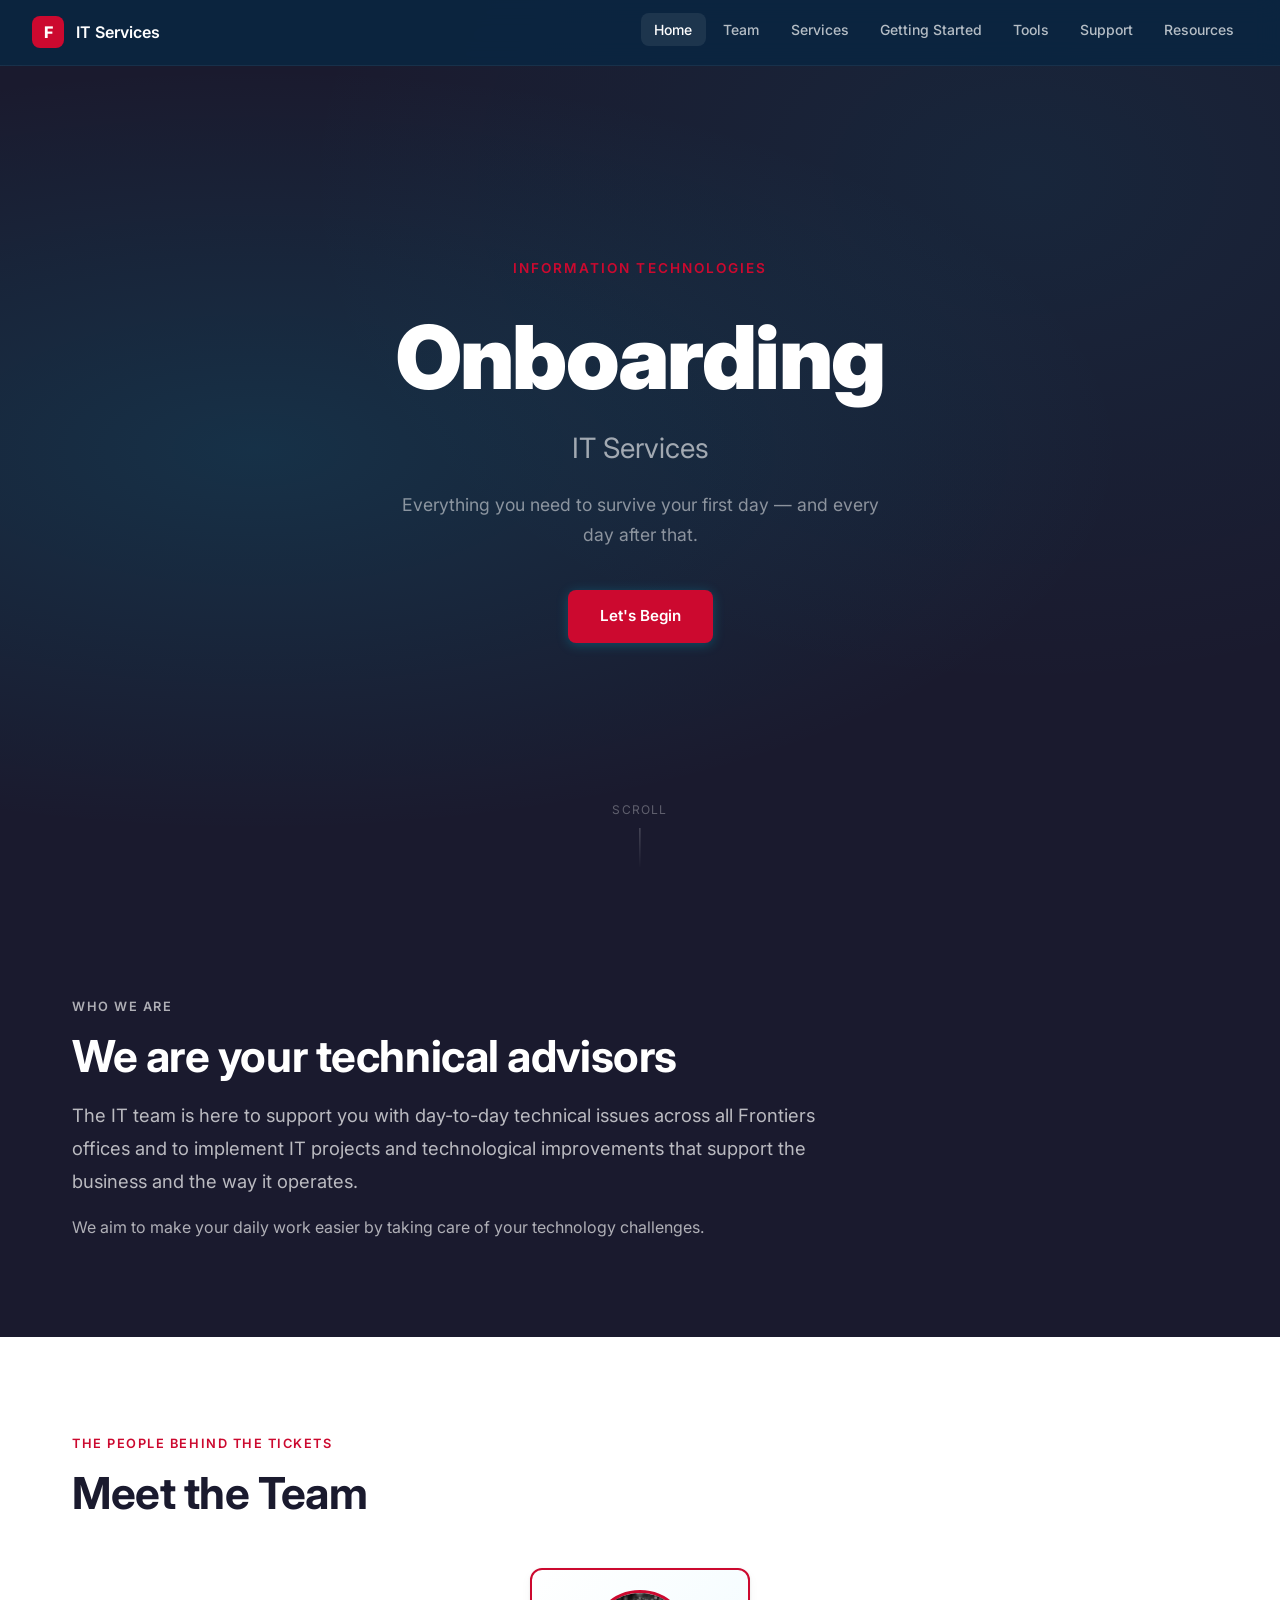
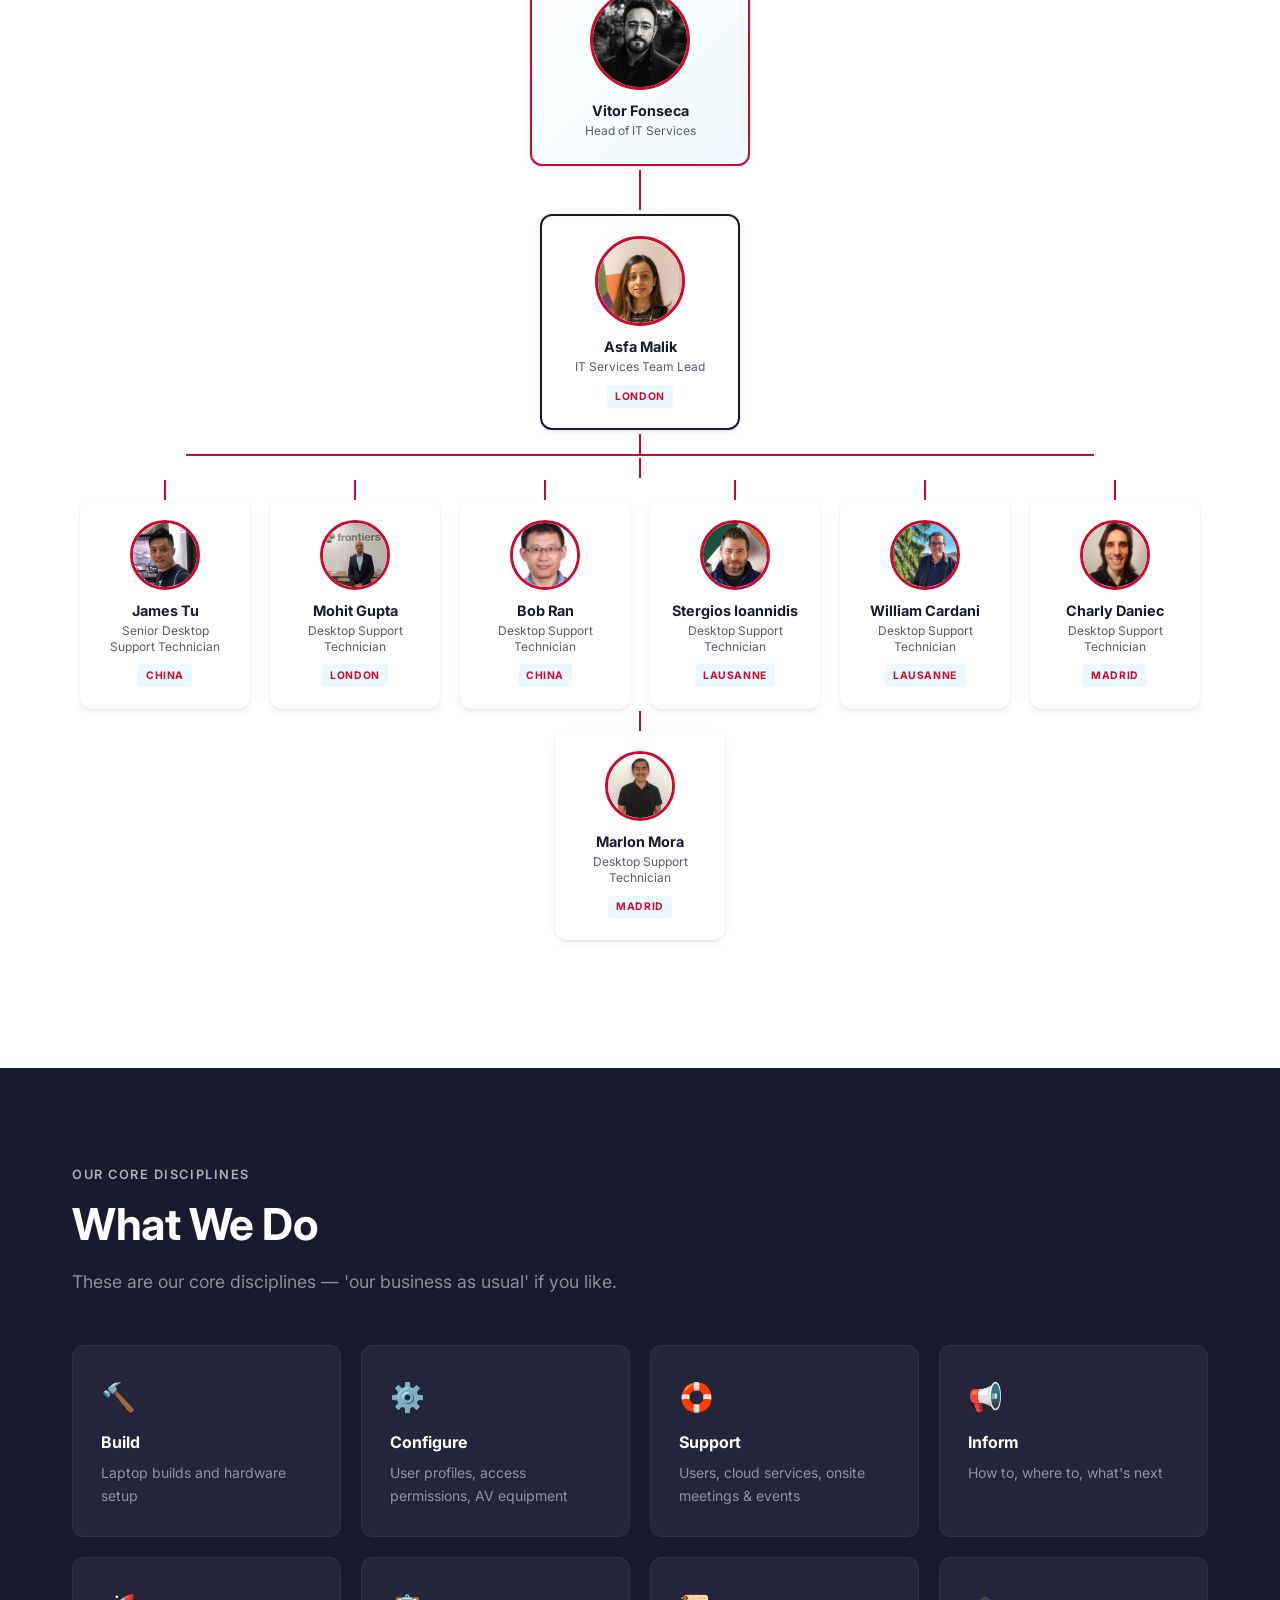
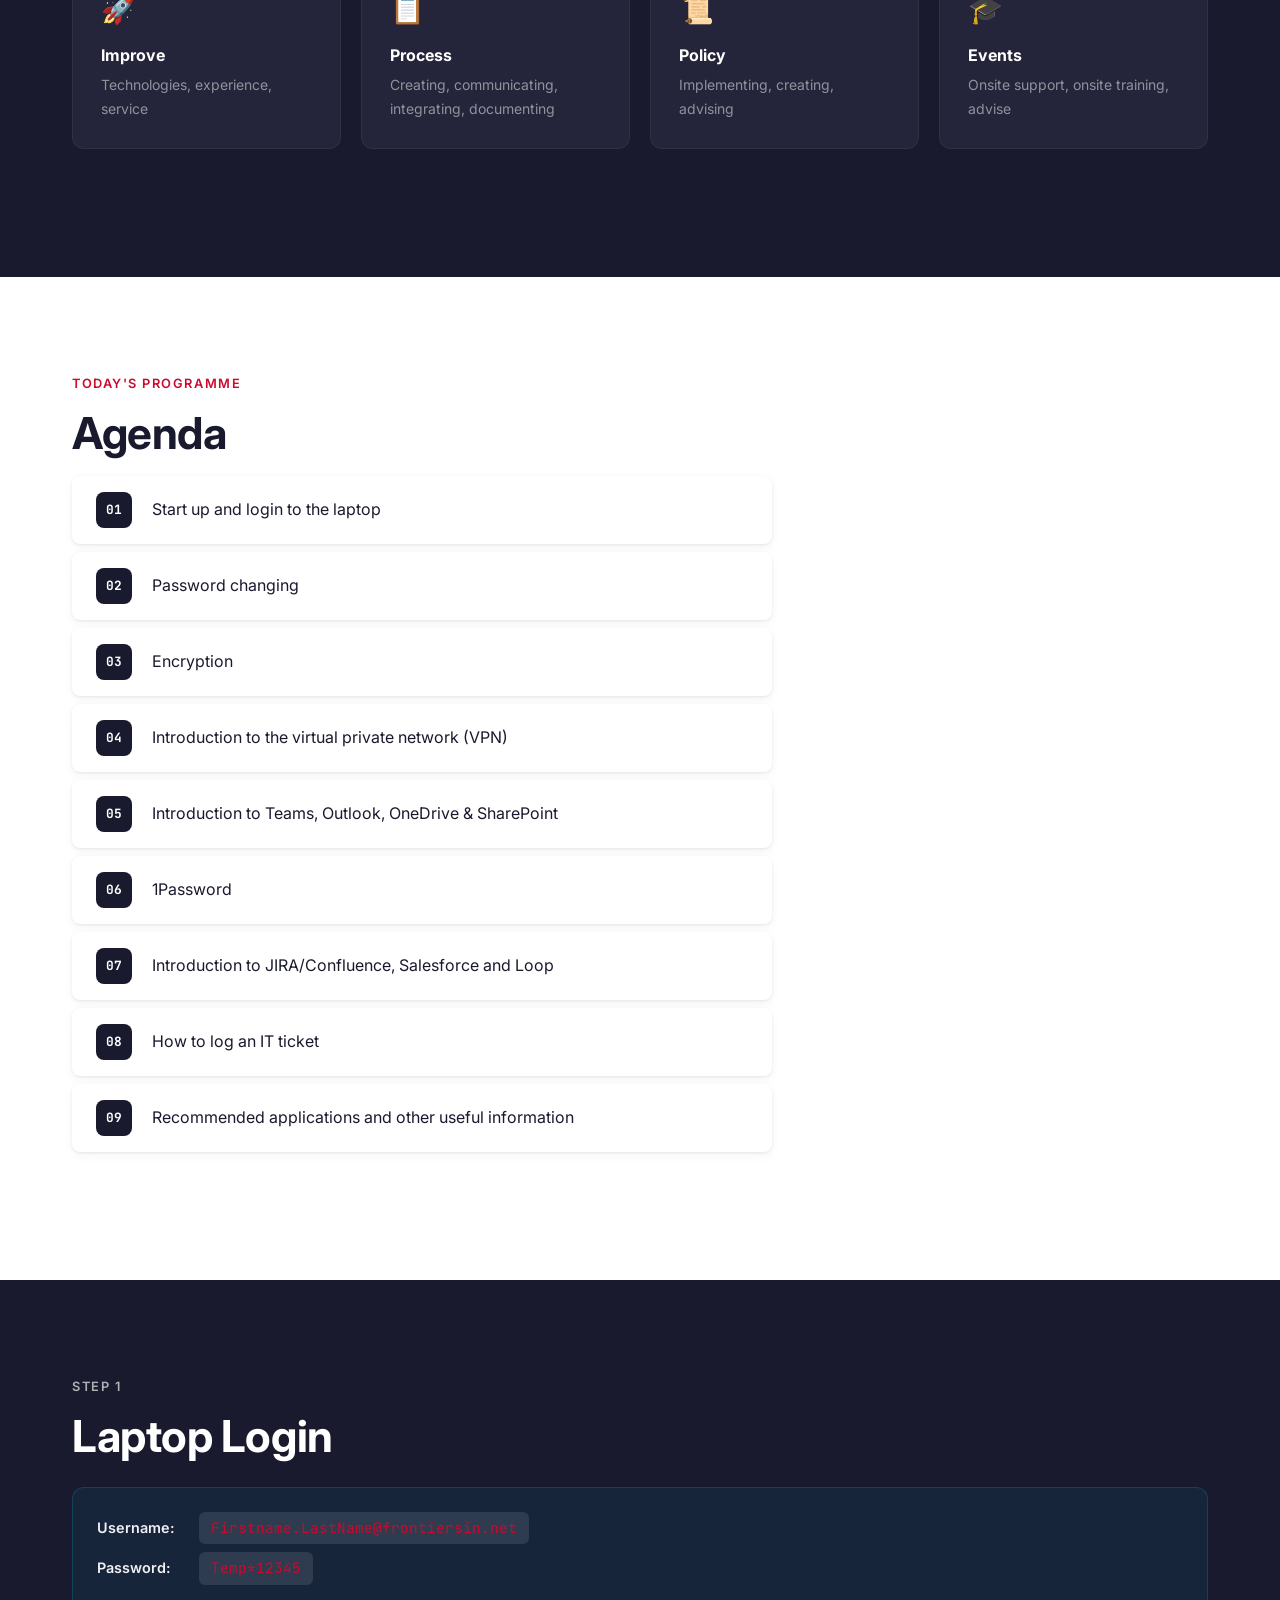
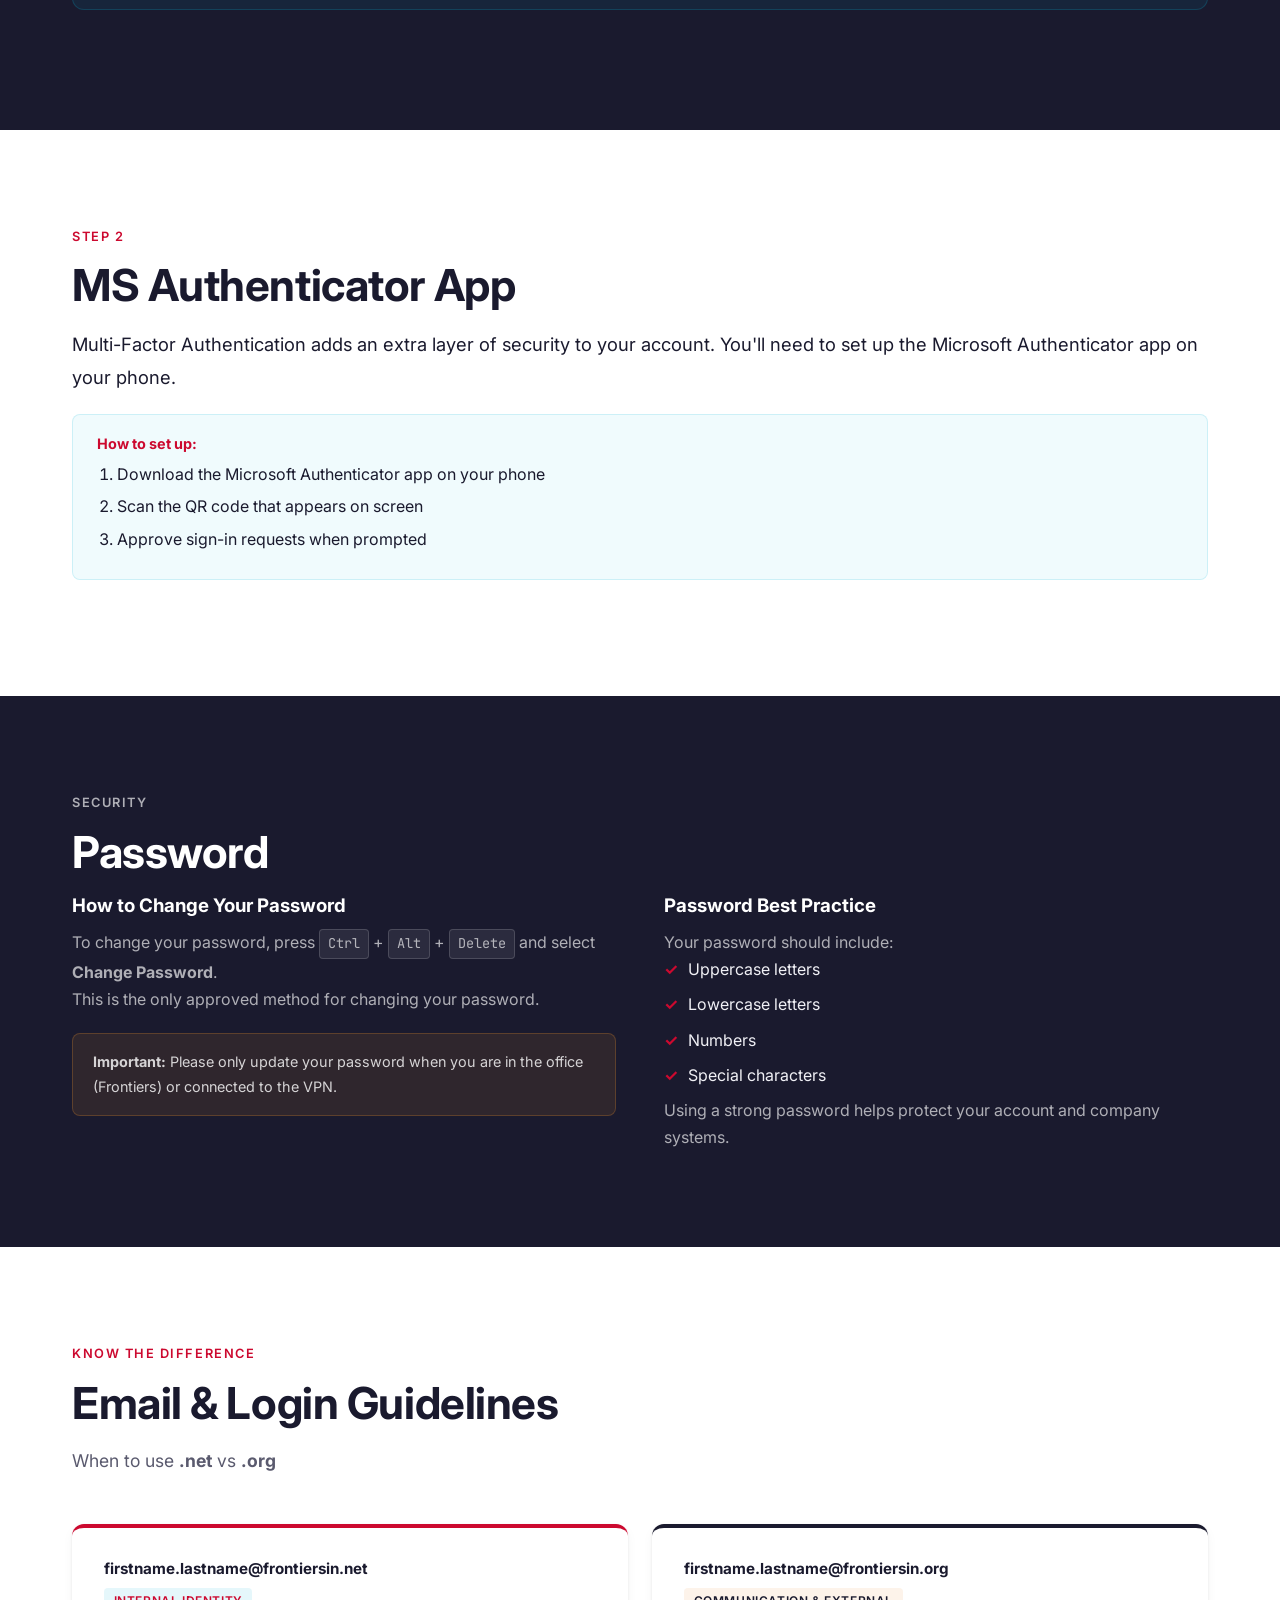
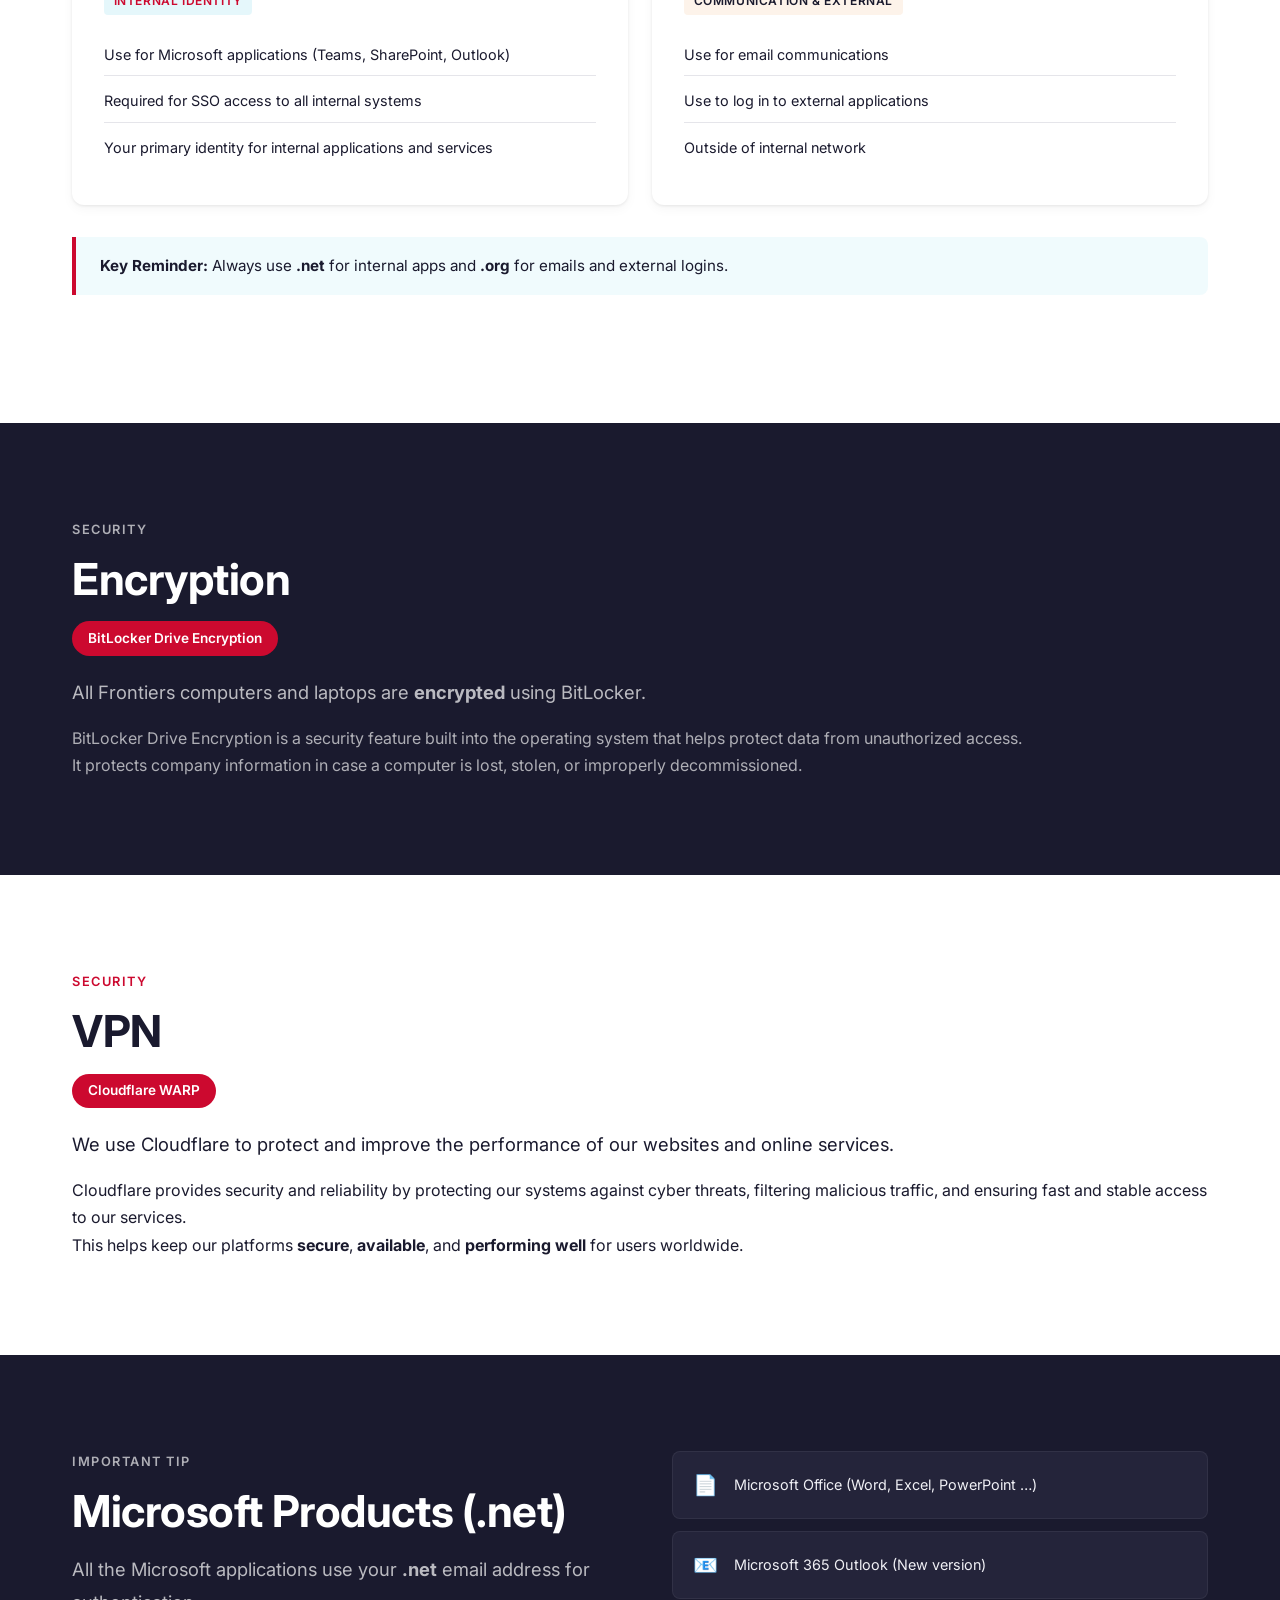
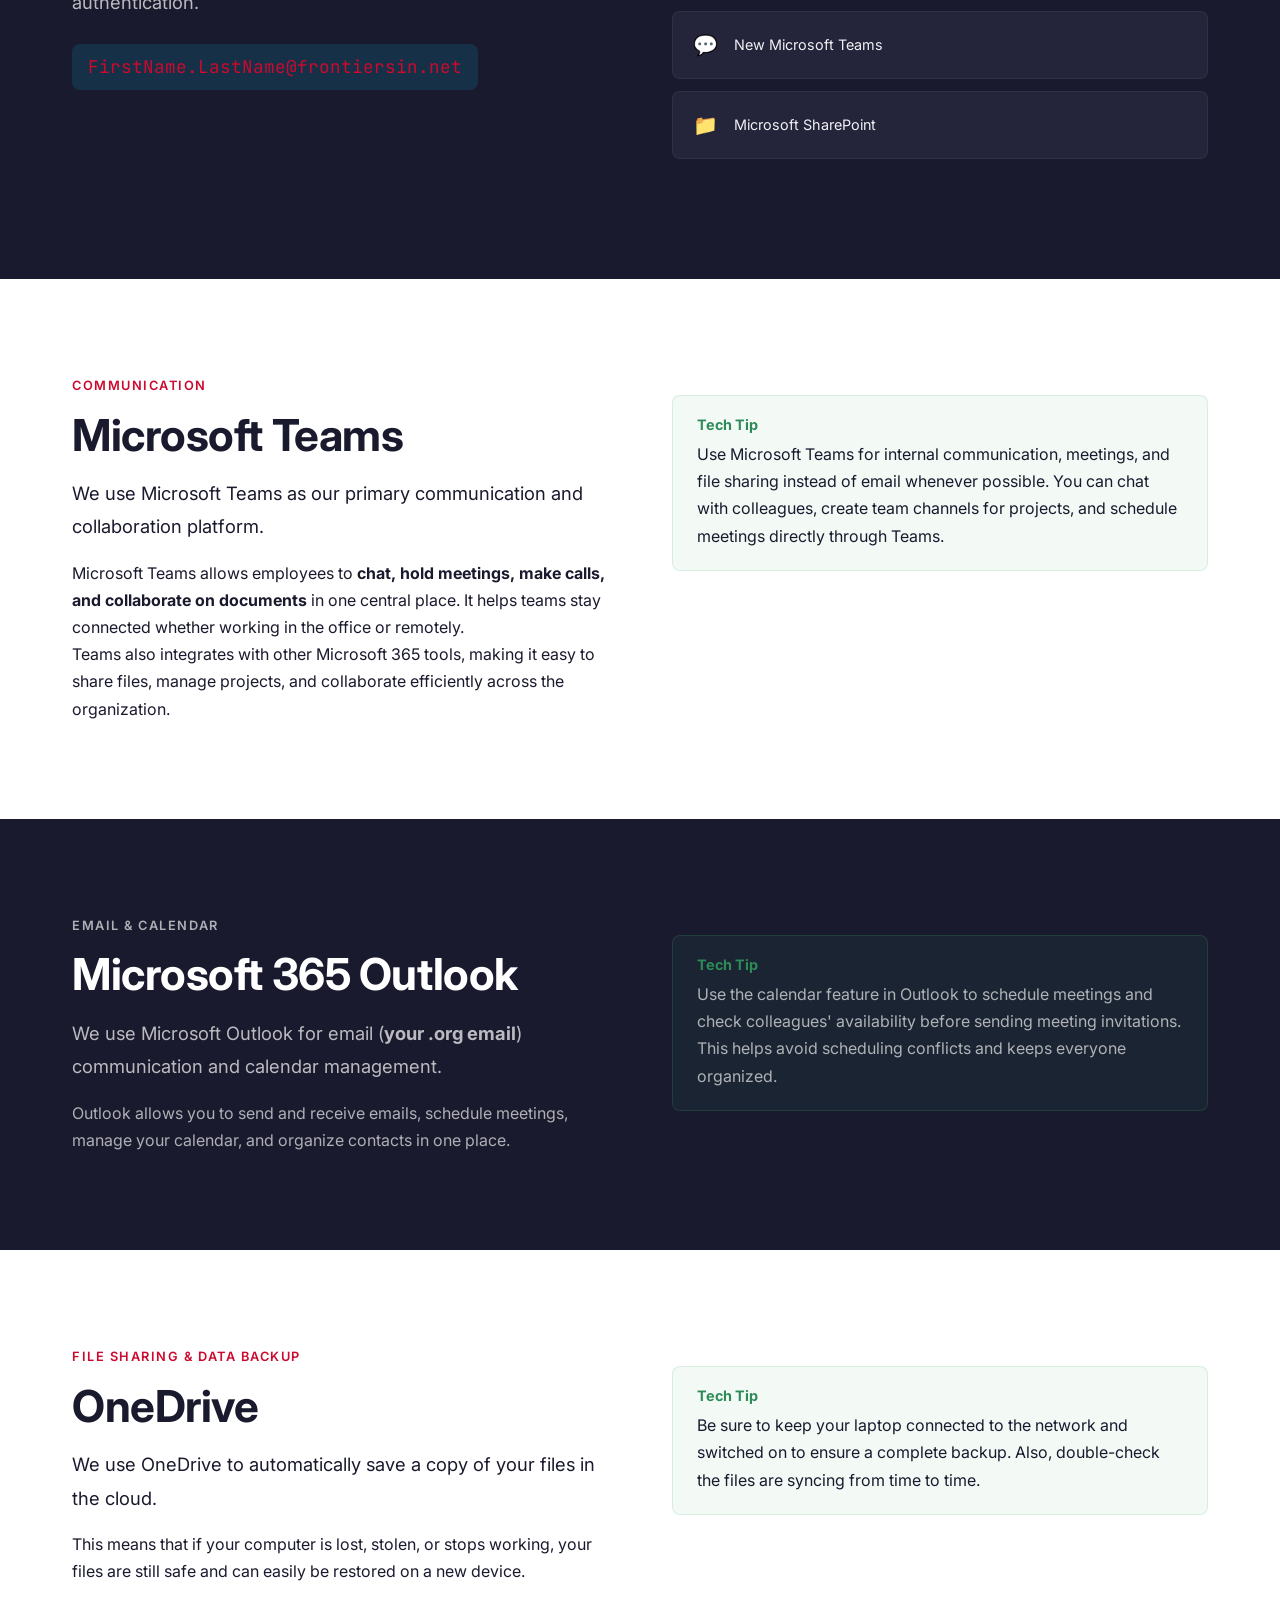
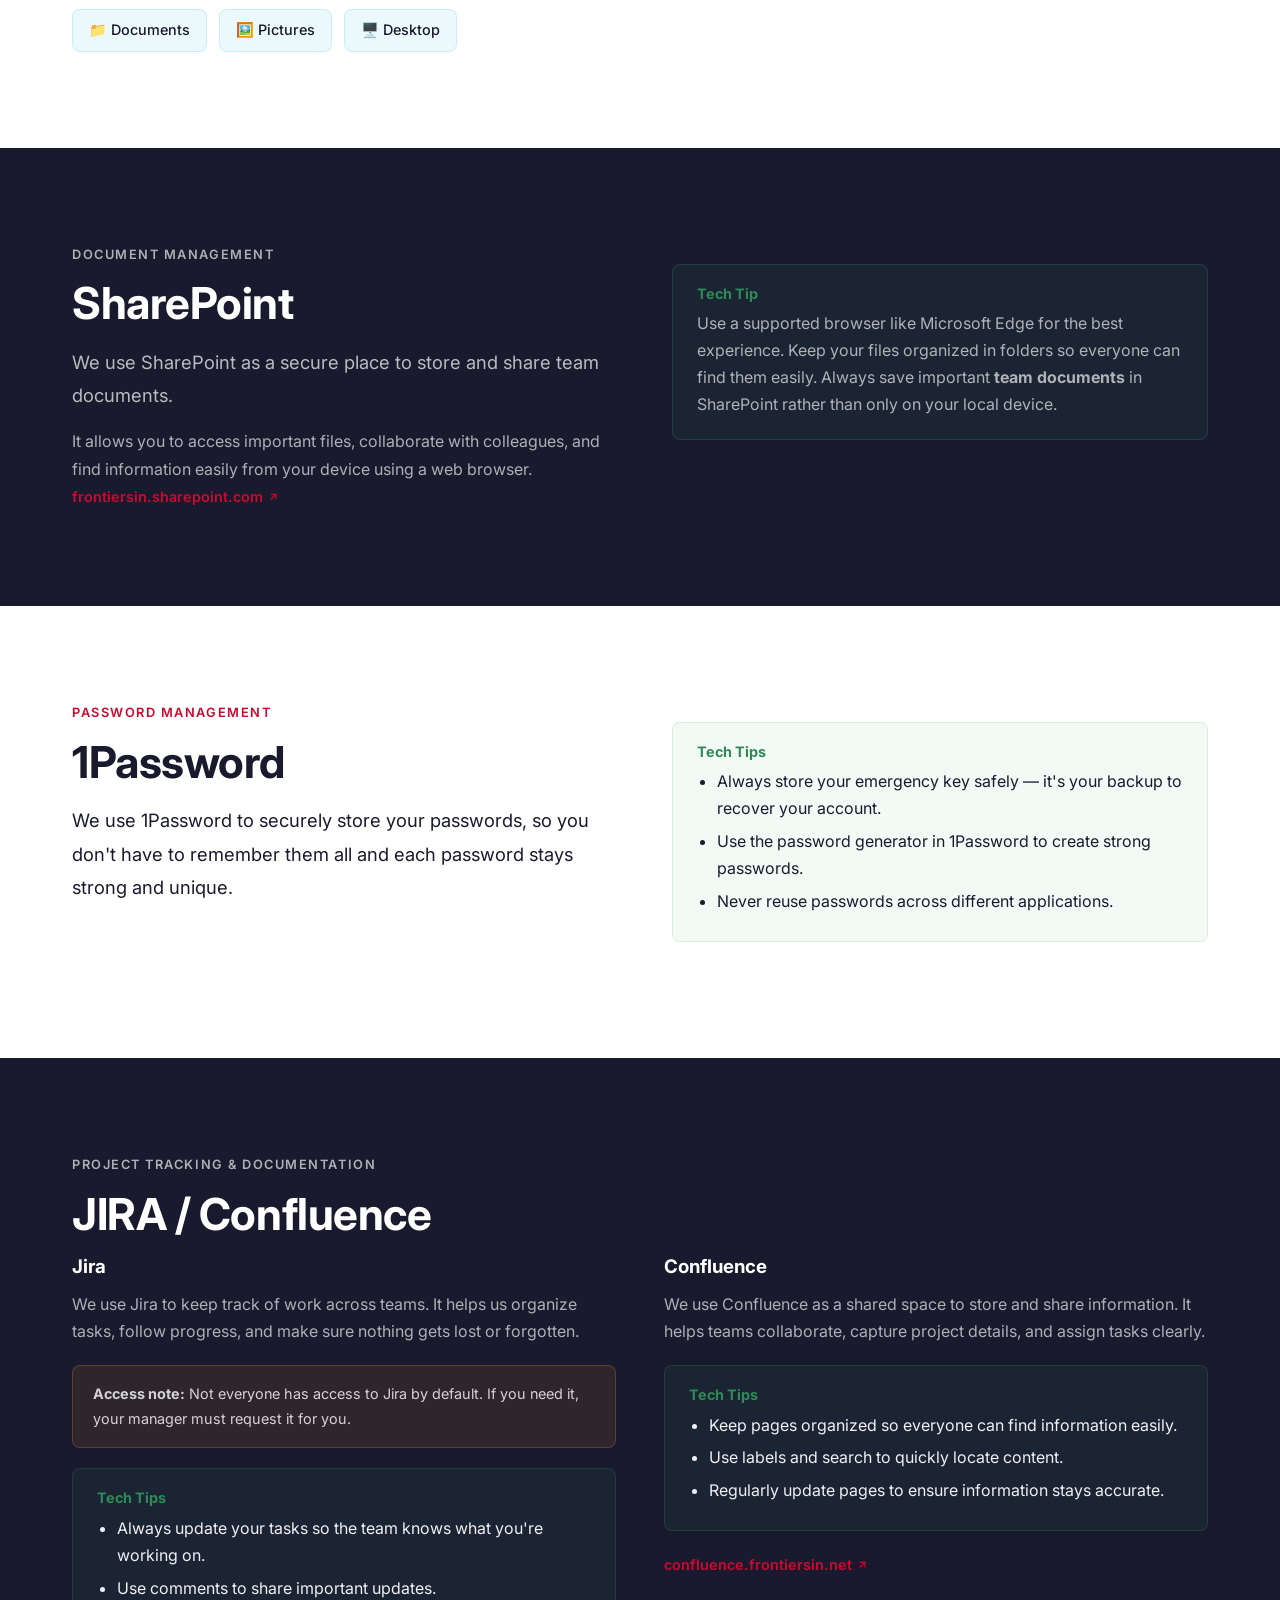
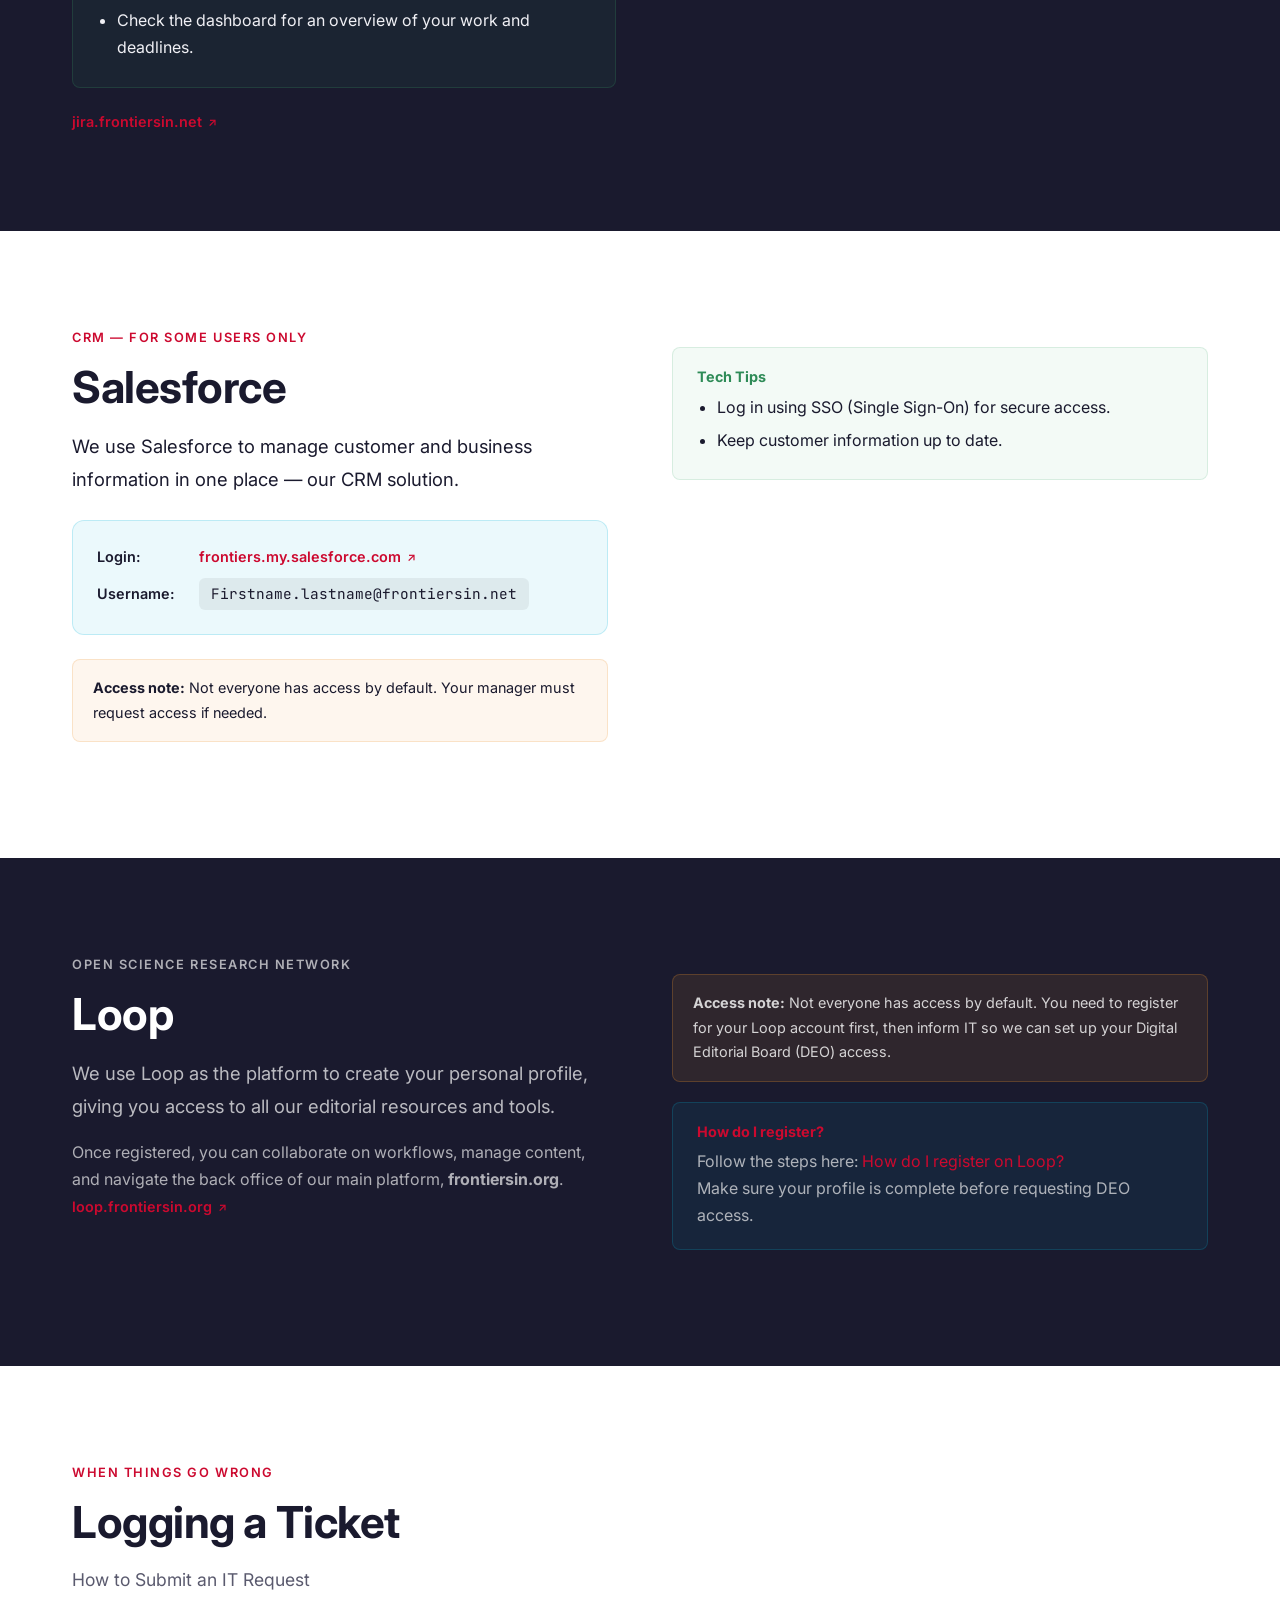
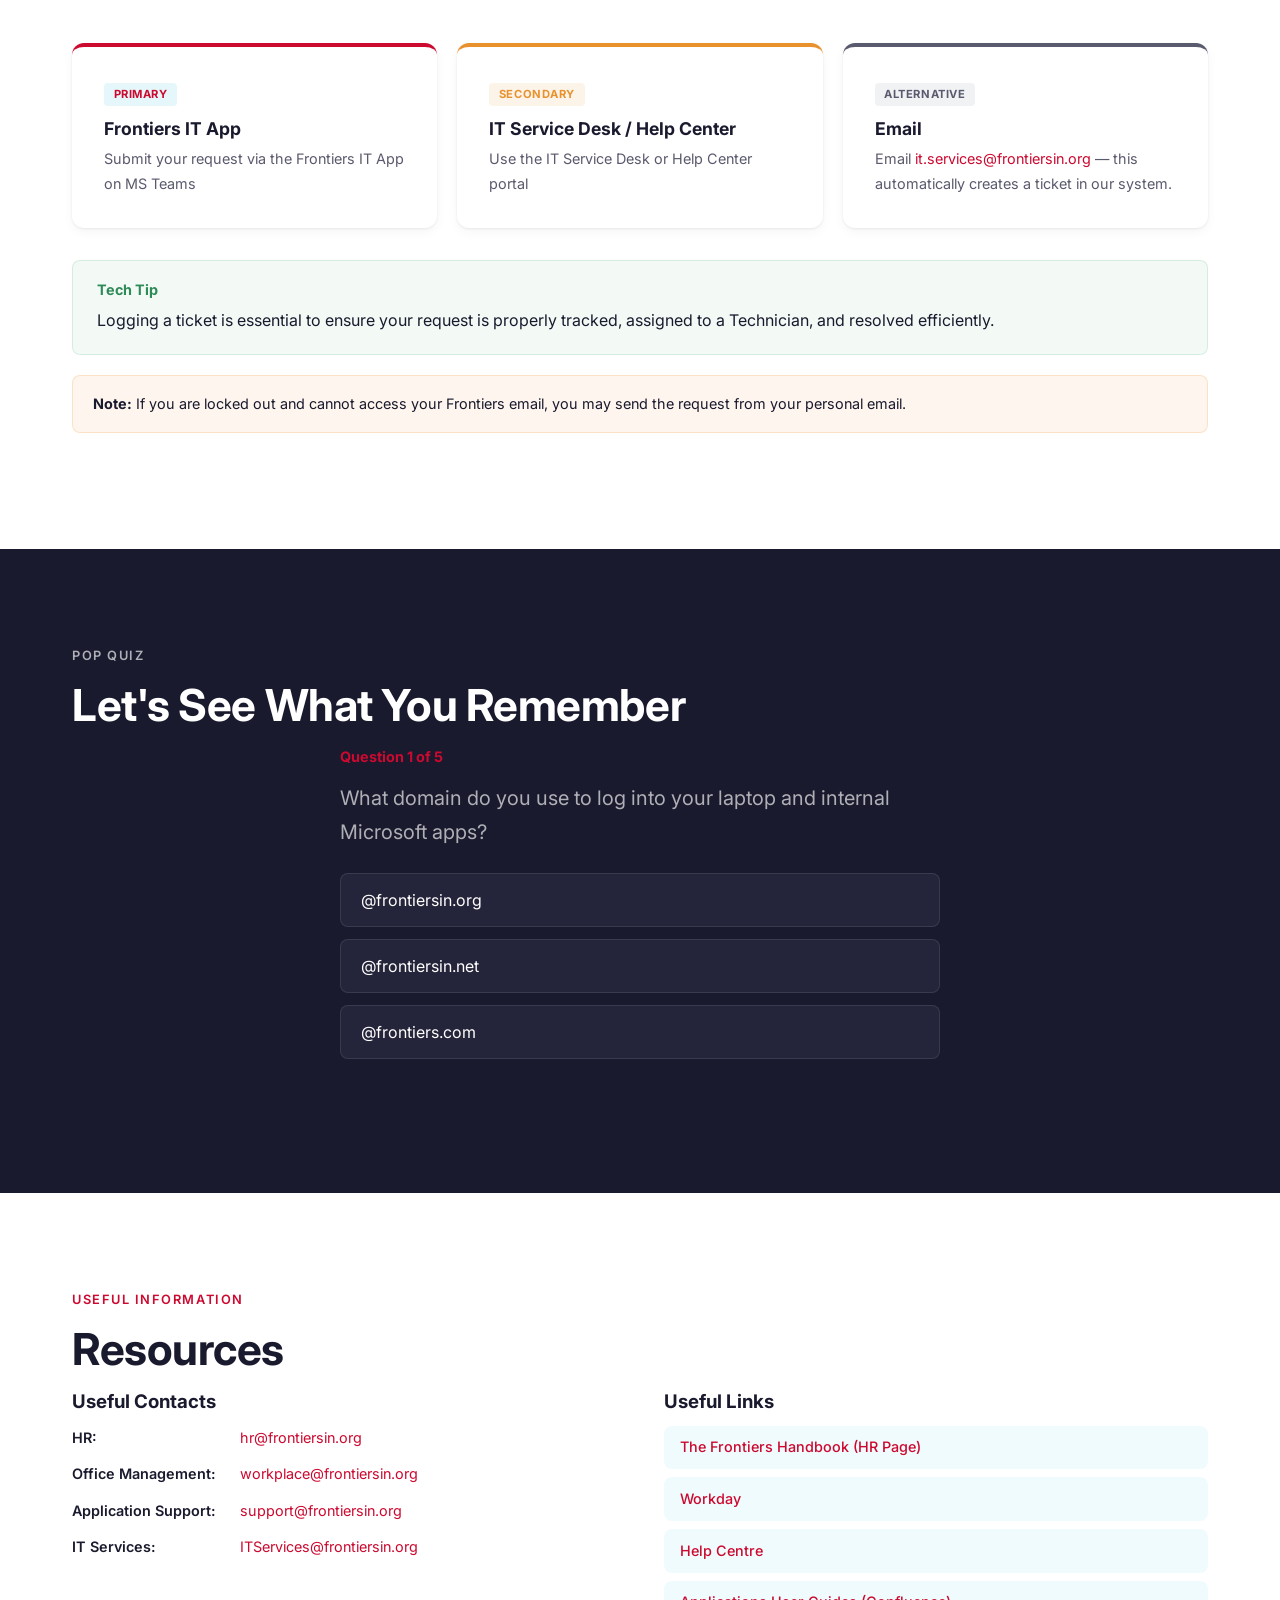
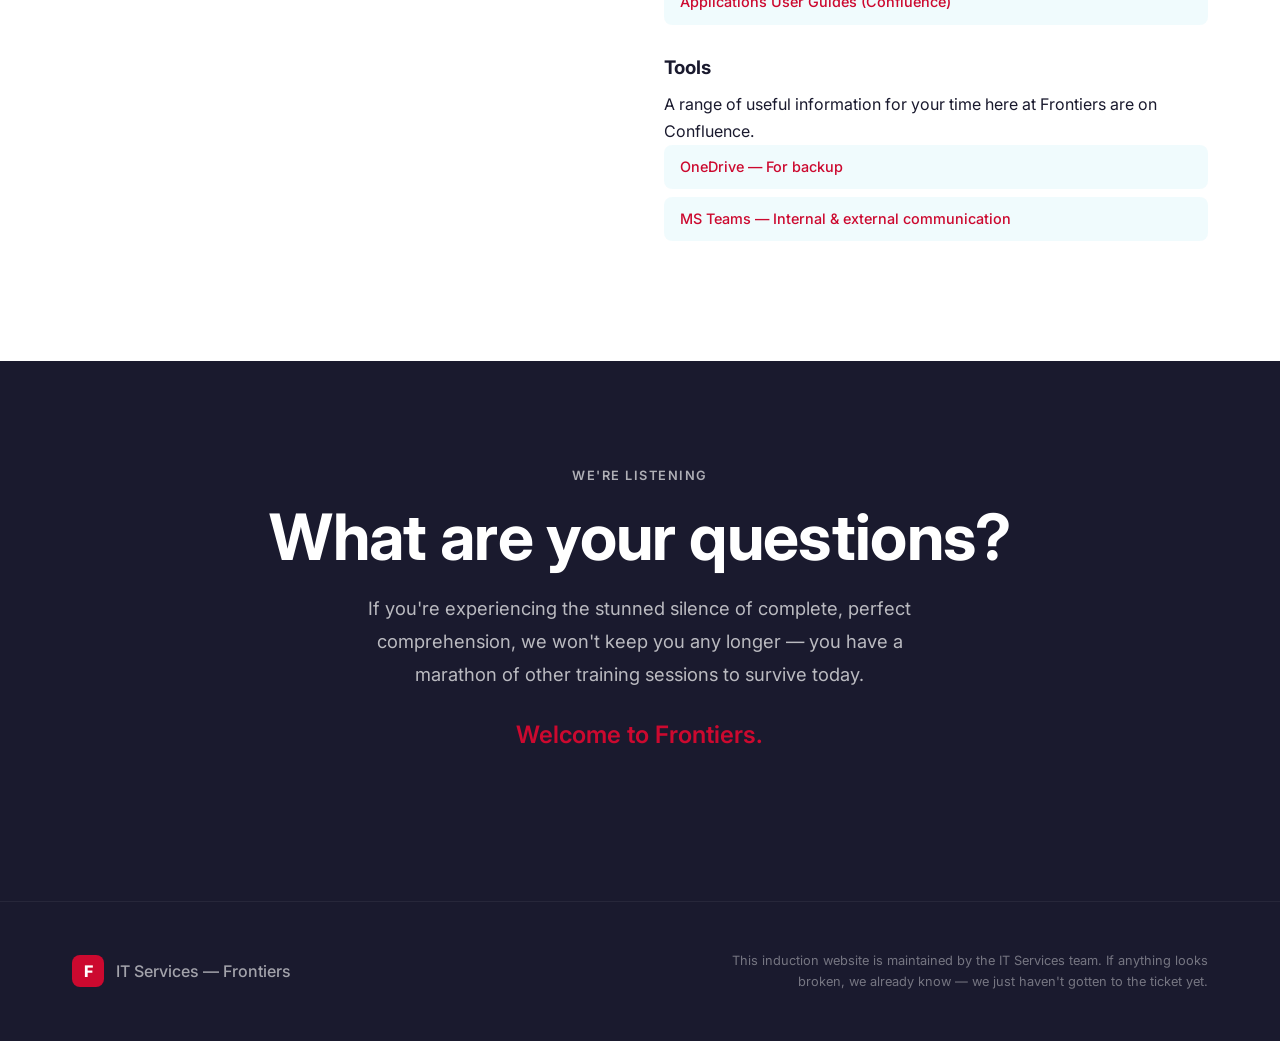
<file: index.html>
<!DOCTYPE html>
<html lang="en">
<head>
  <meta charset="UTF-8">
  <meta name="viewport" content="width=device-width, initial-scale=1.0">
  <title>IT Services — Onboarding | Frontiers</title>
  <link rel="stylesheet" href="styles.css">
  <link rel="preconnect" href="https://fonts.googleapis.com">
  <link href="https://fonts.googleapis.com/css2?family=Inter:wght@300;400;500;600;700;800;900&family=JetBrains+Mono:wght@400;500&display=swap" rel="stylesheet">
</head>
<body>

  <!-- Navigation -->
  <nav class="navbar" id="navbar">
    <div class="nav-brand">
      <span class="nav-logo">F</span>
      <span>IT Services</span>
    </div>
    <button class="nav-toggle" id="navToggle" aria-label="Toggle navigation">
      <span></span><span></span><span></span>
    </button>
    <ul class="nav-links" id="navLinks">
      <li><a href="#hero">Home</a></li>
      <li><a href="#team">Team</a></li>
      <li><a href="#services">Services</a></li>
      <li><a href="#getting-started">Getting Started</a></li>
      <li><a href="#tools">Tools</a></li>
      <li><a href="#support">Support</a></li>
      <li><a href="#resources">Resources</a></li>
    </ul>
  </nav>

  <!-- Slide 1: Hero -->
  <section class="hero" id="hero">
    <div class="hero-overlay"></div>
    <div class="hero-content">
      <p class="hero-eyebrow">Information Technologies</p>
      <h1>Onboarding</h1>
      <h2>IT Services</h2>
      <p class="hero-subtitle">Everything you need to survive your first day — and every day after that.</p>
      <a href="#about" class="btn btn-primary">Let's Begin</a>
    </div>
    <div class="scroll-indicator">
      <span>Scroll</span>
      <div class="scroll-line"></div>
    </div>
  </section>

  <!-- Slide 2: About -->
  <section class="section section-dark" id="about">
    <div class="container">
      <p class="section-eyebrow">Who We Are</p>
      <h2 class="section-title">We are your technical advisors</h2>
      <div class="about-content">
        <p class="lead">The IT team is here to support you with day-to-day technical issues across all Frontiers offices and to implement IT projects and technological improvements that support the business and the way it operates.</p>
        <p>We aim to make your daily work easier by taking care of your technology challenges.</p>
      </div>
    </div>
  </section>

  <!-- Slide 3: Team — Org Chart -->
  <section class="section" id="team">
    <div class="container">
      <p class="section-eyebrow">The People Behind the Tickets</p>
      <h2 class="section-title">Meet the Team</h2>

      <div class="org-chart">
        <!-- Level 1: Head -->
        <div class="org-level org-level-1">
          <a href="profile.html#name=vitor-fonseca" class="org-node org-node-head" data-name="Vitor Fonseca" data-role="Head of IT Services">
            <div class="org-avatar">
              <img src="images/image12.jpeg" alt="Vitor Fonseca" loading="lazy">
            </div>
            <div class="org-info">
              <h3>Vitor Fonseca</h3>
              <p>Head of IT Services</p>
            </div>
          </a>
        </div>

        <!-- Connector line -->
        <div class="org-connector org-connector-single"></div>

        <!-- Level 2: Team Lead -->
        <div class="org-level org-level-2">
          <a href="profile.html#name=asfa-malik" class="org-node org-node-lead" data-name="Asfa Malik" data-role="IT Services Team Lead">
            <div class="org-avatar">
              <img src="images/image8.jpeg" alt="Asfa Malik" loading="lazy">
            </div>
            <div class="org-info">
              <h3>Asfa Malik</h3>
              <p>IT Services Team Lead</p>
              <span class="org-location">London</span>
            </div>
          </a>
        </div>

        <!-- Connector branching -->
        <div class="org-connector org-connector-branch"></div>

        <!-- Level 3: Team Members -->
        <div class="org-level org-level-3">
          <a href="profile.html#name=james-tu" class="org-node" data-name="James Tu" data-role="Senior Desktop Support Technician">
            <div class="org-avatar">
              <img src="images/image9.jpeg" alt="James Tu" loading="lazy">
            </div>
            <div class="org-info">
              <h3>James Tu</h3>
              <p>Senior Desktop Support Technician</p>
              <span class="org-location">China</span>
            </div>
          </a>
          <a href="profile.html#name=mohit-gupta" class="org-node" data-name="Mohit Gupta" data-role="Desktop Support Technician">
            <div class="org-avatar">
              <img src="images/image4.png" alt="Mohit Gupta" loading="lazy">
            </div>
            <div class="org-info">
              <h3>Mohit Gupta</h3>
              <p>Desktop Support Technician</p>
              <span class="org-location">London</span>
            </div>
          </a>
          <a href="profile.html#name=bob-ran" class="org-node" data-name="Bob Ran" data-role="Desktop Support Technician">
            <div class="org-avatar">
              <img src="images/image5.png" alt="Bob Ran" loading="lazy">
            </div>
            <div class="org-info">
              <h3>Bob Ran</h3>
              <p>Desktop Support Technician</p>
              <span class="org-location">China</span>
            </div>
          </a>
          <a href="profile.html#name=stergios-ioannidis" class="org-node" data-name="Stergios Ioannidis" data-role="Desktop Support Technician">
            <div class="org-avatar">
              <img src="images/image10.jpeg" alt="Stergios Ioannidis" loading="lazy">
            </div>
            <div class="org-info">
              <h3>Stergios Ioannidis</h3>
              <p>Desktop Support Technician</p>
              <span class="org-location">Lausanne</span>
            </div>
          </a>
          <a href="profile.html#name=william-cardani" class="org-node" data-name="William Cardani" data-role="Desktop Support Technician">
            <div class="org-avatar">
              <img src="images/image11.jpeg" alt="William Cardani" loading="lazy">
            </div>
            <div class="org-info">
              <h3>William Cardani</h3>
              <p>Desktop Support Technician</p>
              <span class="org-location">Lausanne</span>
            </div>
          </a>
          <a href="profile.html#name=charly-daniec" class="org-node" data-name="Charly Daniec" data-role="Desktop Support Technician">
            <div class="org-avatar">
              <img src="images/image6.jpeg" alt="Charly Daniec" loading="lazy">
            </div>
            <div class="org-info">
              <h3>Charly Daniec</h3>
              <p>Desktop Support Technician</p>
              <span class="org-location">Madrid</span>
            </div>
          </a>
          <a href="profile.html#name=marlon-mora" class="org-node" data-name="Marlon Mora" data-role="Desktop Support Technician">
            <div class="org-avatar">
              <img src="images/image7.png" alt="Marlon Mora" loading="lazy">
            </div>
            <div class="org-info">
              <h3>Marlon Mora</h3>
              <p>Desktop Support Technician</p>
              <span class="org-location">Madrid</span>
            </div>
          </a>
        </div>
      </div>
    </div>
  </section>

  <!-- Slide 4: What We Do -->
  <section class="section section-dark" id="services">
    <div class="container">
      <p class="section-eyebrow">Our Core Disciplines</p>
      <h2 class="section-title">What We Do</h2>
      <p class="section-intro">These are our core disciplines — 'our business as usual' if you like.</p>
      <div class="services-grid">
        <div class="service-card">
          <div class="service-icon">🔨</div>
          <h3>Build</h3>
          <p>Laptop builds and hardware setup</p>
        </div>
        <div class="service-card">
          <div class="service-icon">⚙️</div>
          <h3>Configure</h3>
          <p>User profiles, access permissions, AV equipment</p>
        </div>
        <div class="service-card">
          <div class="service-icon">🛟</div>
          <h3>Support</h3>
          <p>Users, cloud services, onsite meetings & events</p>
        </div>
        <div class="service-card">
          <div class="service-icon">📢</div>
          <h3>Inform</h3>
          <p>How to, where to, what's next</p>
        </div>
        <div class="service-card">
          <div class="service-icon">🚀</div>
          <h3>Improve</h3>
          <p>Technologies, experience, service</p>
        </div>
        <div class="service-card">
          <div class="service-icon">📋</div>
          <h3>Process</h3>
          <p>Creating, communicating, integrating, documenting</p>
        </div>
        <div class="service-card">
          <div class="service-icon">📜</div>
          <h3>Policy</h3>
          <p>Implementing, creating, advising</p>
        </div>
        <div class="service-card">
          <div class="service-icon">🎓</div>
          <h3>Events</h3>
          <p>Onsite support, onsite training, advise</p>
        </div>
      </div>
    </div>
  </section>

  <!-- Slide 5: Agenda -->
  <section class="section" id="getting-started">
    <div class="container">
      <p class="section-eyebrow">Today's Programme</p>
      <h2 class="section-title">Agenda</h2>
      <div class="agenda-list">
        <div class="agenda-item"><span class="agenda-num">01</span><span>Start up and login to the laptop</span></div>
        <div class="agenda-item"><span class="agenda-num">02</span><span>Password changing</span></div>
        <div class="agenda-item"><span class="agenda-num">03</span><span>Encryption</span></div>
        <div class="agenda-item"><span class="agenda-num">04</span><span>Introduction to the virtual private network (VPN)</span></div>
        <div class="agenda-item"><span class="agenda-num">05</span><span>Introduction to Teams, Outlook, OneDrive & SharePoint</span></div>
        <div class="agenda-item"><span class="agenda-num">06</span><span>1Password</span></div>
        <div class="agenda-item"><span class="agenda-num">07</span><span>Introduction to JIRA/Confluence, Salesforce and Loop</span></div>
        <div class="agenda-item"><span class="agenda-num">08</span><span>How to log an IT ticket</span></div>
        <div class="agenda-item"><span class="agenda-num">09</span><span>Recommended applications and other useful information</span></div>
      </div>
    </div>
  </section>

  <!-- Slide 6: Laptop Login -->
  <section class="section section-dark" id="login">
    <div class="container">
      <p class="section-eyebrow">Step 1</p>
      <h2 class="section-title">Laptop Login</h2>
      <div class="credential-box">
        <div class="credential-row">
          <span class="credential-label">Username:</span>
          <code class="credential-value">Firstname.LastName@frontiersin.net</code>
        </div>
        <div class="credential-row">
          <span class="credential-label">Password:</span>
          <code class="credential-value">Temp*12345</code>
        </div>
      </div>
    </div>
  </section>

  <!-- Slide 7: MS Authenticator -->
  <section class="section" id="mfa">
    <div class="container">
      <p class="section-eyebrow">Step 2</p>
      <h2 class="section-title">MS Authenticator App</h2>
      <p class="lead">Multi-Factor Authentication adds an extra layer of security to your account. You'll need to set up the Microsoft Authenticator app on your phone.</p>
      <div class="info-box">
        <h4>How to set up:</h4>
        <ol>
          <li>Download the Microsoft Authenticator app on your phone</li>
          <li>Scan the QR code that appears on screen</li>
          <li>Approve sign-in requests when prompted</li>
        </ol>
      </div>
    </div>
  </section>

  <!-- Slide 8 & 9: Password -->
  <section class="section section-dark" id="password">
    <div class="container">
      <p class="section-eyebrow">Security</p>
      <h2 class="section-title">Password</h2>
      <div class="columns-2">
        <div>
          <h3>How to Change Your Password</h3>
          <p>To change your password, press <kbd>Ctrl</kbd> + <kbd>Alt</kbd> + <kbd>Delete</kbd> and select <strong>Change Password</strong>.</p>
          <p>This is the only approved method for changing your password.</p>
          <div class="warning-box">
            <strong>Important:</strong> Please only update your password when you are in the office (Frontiers) or connected to the VPN.
          </div>
        </div>
        <div>
          <h3>Password Best Practice</h3>
          <p>Your password should include:</p>
          <ul class="check-list">
            <li>Uppercase letters</li>
            <li>Lowercase letters</li>
            <li>Numbers</li>
            <li>Special characters</li>
          </ul>
          <p>Using a strong password helps protect your account and company systems.</p>
        </div>
      </div>
    </div>
  </section>

  <!-- Slide 10: Email & Login Guidelines -->
  <section class="section" id="email-login">
    <div class="container">
      <p class="section-eyebrow">Know the Difference</p>
      <h2 class="section-title">Email & Login Guidelines</h2>
      <p class="section-intro">When to use <strong>.net</strong> vs <strong>.org</strong></p>
      <div class="comparison-grid">
        <div class="comparison-card comparison-net">
          <div class="comparison-header">
            <h3>firstname.lastname@frontiersin<strong>.net</strong></h3>
            <span class="comparison-badge">Internal Identity</span>
          </div>
          <ul>
            <li>Use for Microsoft applications (Teams, SharePoint, Outlook)</li>
            <li>Required for SSO access to all internal systems</li>
            <li>Your primary identity for internal applications and services</li>
          </ul>
        </div>
        <div class="comparison-card comparison-org">
          <div class="comparison-header">
            <h3>firstname.lastname@frontiersin<strong>.org</strong></h3>
            <span class="comparison-badge">Communication & External</span>
          </div>
          <ul>
            <li>Use for email communications</li>
            <li>Use to log in to external applications</li>
            <li>Outside of internal network</li>
          </ul>
        </div>
      </div>
      <div class="key-reminder">
        <strong>Key Reminder:</strong> Always use <strong>.net</strong> for internal apps and <strong>.org</strong> for emails and external logins.
      </div>
    </div>
  </section>

  <!-- Slide 11: Encryption -->
  <section class="section section-dark" id="encryption">
    <div class="container">
      <p class="section-eyebrow">Security</p>
      <h2 class="section-title">Encryption</h2>
      <div class="tool-badge">BitLocker Drive Encryption</div>
      <p class="lead">All Frontiers computers and laptops are <strong>encrypted</strong> using BitLocker.</p>
      <p>BitLocker Drive Encryption is a security feature built into the operating system that helps protect data from unauthorized access.</p>
      <p>It protects company information in case a computer is lost, stolen, or improperly decommissioned.</p>
    </div>
  </section>

  <!-- Slide 12: VPN -->
  <section class="section" id="vpn">
    <div class="container">
      <p class="section-eyebrow">Security</p>
      <h2 class="section-title">VPN</h2>
      <div class="tool-badge">Cloudflare WARP</div>
      <p class="lead">We use Cloudflare to protect and improve the performance of our websites and online services.</p>
      <p>Cloudflare provides security and reliability by protecting our systems against cyber threats, filtering malicious traffic, and ensuring fast and stable access to our services.</p>
      <p>This helps keep our platforms <strong>secure</strong>, <strong>available</strong>, and <strong>performing well</strong> for users worldwide.</p>
    </div>
  </section>

  <!-- Slide 13: Microsoft Products -->
  <section class="section section-dark" id="microsoft">
    <div class="container">
      <div class="split-layout">
        <div class="split-left">
          <p class="section-eyebrow">Important Tip</p>
          <h2 class="section-title">Microsoft Products (.net)</h2>
          <p class="lead">All the Microsoft applications use your <strong>.net</strong> email address for authentication.</p>
          <div class="login-format">
            <code>FirstName.LastName@frontiersin.net</code>
          </div>
        </div>
        <div class="split-right">
          <div class="app-list">
            <div class="app-item">
              <span class="app-icon">📄</span>
              <span>Microsoft Office (Word, Excel, PowerPoint …)</span>
            </div>
            <div class="app-item">
              <span class="app-icon">📧</span>
              <span>Microsoft 365 Outlook (New version)</span>
            </div>
            <div class="app-item">
              <span class="app-icon">💬</span>
              <span>New Microsoft Teams</span>
            </div>
            <div class="app-item">
              <span class="app-icon">📁</span>
              <span>Microsoft SharePoint</span>
            </div>
          </div>
        </div>
      </div>
    </div>
  </section>

  <!-- Tools Section -->
  <div id="tools">

  <!-- Slide 14: Microsoft Teams -->
  <section class="section" id="teams">
    <div class="container">
      <div class="split-layout">
        <div class="split-left">
          <p class="section-eyebrow">Communication</p>
          <h2 class="section-title">Microsoft Teams</h2>
          <p class="lead">We use Microsoft Teams as our primary communication and collaboration platform.</p>
          <p>Microsoft Teams allows employees to <strong>chat, hold meetings, make calls, and collaborate on documents</strong> in one central place. It helps teams stay connected whether working in the office or remotely.</p>
          <p>Teams also integrates with other Microsoft 365 tools, making it easy to share files, manage projects, and collaborate efficiently across the organization.</p>
        </div>
        <div class="split-right">
          <div class="tech-tip">
            <h4>Tech Tip</h4>
            <p>Use Microsoft Teams for internal communication, meetings, and file sharing instead of email whenever possible. You can chat with colleagues, create team channels for projects, and schedule meetings directly through Teams.</p>
          </div>
        </div>
      </div>
    </div>
  </section>

  <!-- Slide 15: Outlook -->
  <section class="section section-dark" id="outlook">
    <div class="container">
      <div class="split-layout">
        <div class="split-left">
          <p class="section-eyebrow">Email & Calendar</p>
          <h2 class="section-title">Microsoft 365 Outlook</h2>
          <p class="lead">We use Microsoft Outlook for email (<strong>your .org email</strong>) communication and calendar management.</p>
          <p>Outlook allows you to send and receive emails, schedule meetings, manage your calendar, and organize contacts in one place.</p>
        </div>
        <div class="split-right">
          <div class="tech-tip">
            <h4>Tech Tip</h4>
            <p>Use the calendar feature in Outlook to schedule meetings and check colleagues' availability before sending meeting invitations. This helps avoid scheduling conflicts and keeps everyone organized.</p>
          </div>
        </div>
      </div>
    </div>
  </section>

  <!-- Slide 16: OneDrive -->
  <section class="section" id="onedrive">
    <div class="container">
      <div class="split-layout">
        <div class="split-left">
          <p class="section-eyebrow">File Sharing & Data Backup</p>
          <h2 class="section-title">OneDrive</h2>
          <p class="lead">We use OneDrive to automatically save a copy of your files in the cloud.</p>
          <p>This means that if your computer is lost, stolen, or stops working, your files are still safe and can easily be restored on a new device.</p>
          <div class="synced-folders">
            <span class="folder-tag">📁 Documents</span>
            <span class="folder-tag">🖼️ Pictures</span>
            <span class="folder-tag">🖥️ Desktop</span>
          </div>
        </div>
        <div class="split-right">
          <div class="tech-tip">
            <h4>Tech Tip</h4>
            <p>Be sure to keep your laptop connected to the network and switched on to ensure a complete backup. Also, double-check the files are syncing from time to time.</p>
          </div>
        </div>
      </div>
    </div>
  </section>

  <!-- Slide 17: SharePoint -->
  <section class="section section-dark" id="sharepoint">
    <div class="container">
      <div class="split-layout">
        <div class="split-left">
          <p class="section-eyebrow">Document Management</p>
          <h2 class="section-title">SharePoint</h2>
          <p class="lead">We use SharePoint as a secure place to store and share team documents.</p>
          <p>It allows you to access important files, collaborate with colleagues, and find information easily from your device using a web browser.</p>
          <a href="https://frontiersin.sharepoint.com" class="link-external" target="_blank" rel="noopener">frontiersin.sharepoint.com</a>
        </div>
        <div class="split-right">
          <div class="tech-tip">
            <h4>Tech Tip</h4>
            <p>Use a supported browser like Microsoft Edge for the best experience. Keep your files organized in folders so everyone can find them easily. Always save important <strong>team documents</strong> in SharePoint rather than only on your local device.</p>
          </div>
        </div>
      </div>
    </div>
  </section>

  <!-- Slide 18: 1Password -->
  <section class="section" id="onepassword">
    <div class="container">
      <div class="split-layout">
        <div class="split-left">
          <p class="section-eyebrow">Password Management</p>
          <h2 class="section-title">1Password</h2>
          <p class="lead">We use 1Password to securely store your passwords, so you don't have to remember them all and each password stays strong and unique.</p>
        </div>
        <div class="split-right">
          <div class="tech-tip">
            <h4>Tech Tips</h4>
            <ul>
              <li>Always store your emergency key safely — it's your backup to recover your account.</li>
              <li>Use the password generator in 1Password to create strong passwords.</li>
              <li>Never reuse passwords across different applications.</li>
            </ul>
          </div>
        </div>
      </div>
    </div>
  </section>

  <!-- Slide 19: JIRA/Confluence -->
  <section class="section section-dark" id="jira">
    <div class="container">
      <p class="section-eyebrow">Project Tracking & Documentation</p>
      <h2 class="section-title">JIRA / Confluence</h2>
      <div class="columns-2">
        <div>
          <h3>Jira</h3>
          <p>We use Jira to keep track of work across teams. It helps us organize tasks, follow progress, and make sure nothing gets lost or forgotten.</p>
          <div class="warning-box">
            <strong>Access note:</strong> Not everyone has access to Jira by default. If you need it, your manager must request it for you.
          </div>
          <div class="tech-tip">
            <h4>Tech Tips</h4>
            <ul>
              <li>Always update your tasks so the team knows what you're working on.</li>
              <li>Use comments to share important updates.</li>
              <li>Check the dashboard for an overview of your work and deadlines.</li>
            </ul>
          </div>
          <a href="https://jira.frontiersin.net/" class="link-external" target="_blank" rel="noopener">jira.frontiersin.net</a>
        </div>
        <div>
          <h3>Confluence</h3>
          <p>We use Confluence as a shared space to store and share information. It helps teams collaborate, capture project details, and assign tasks clearly.</p>
          <div class="tech-tip">
            <h4>Tech Tips</h4>
            <ul>
              <li>Keep pages organized so everyone can find information easily.</li>
              <li>Use labels and search to quickly locate content.</li>
              <li>Regularly update pages to ensure information stays accurate.</li>
            </ul>
          </div>
          <a href="https://confluence.frontiersin.net/" class="link-external" target="_blank" rel="noopener">confluence.frontiersin.net</a>
        </div>
      </div>
    </div>
  </section>

  <!-- Slide 20: Salesforce -->
  <section class="section" id="salesforce">
    <div class="container">
      <div class="split-layout">
        <div class="split-left">
          <p class="section-eyebrow">CRM — For Some Users Only</p>
          <h2 class="section-title">Salesforce</h2>
          <p class="lead">We use Salesforce to manage customer and business information in one place — our CRM solution.</p>
          <div class="credential-box">
            <div class="credential-row">
              <span class="credential-label">Login:</span>
              <a href="https://frontiers.my.salesforce.com" class="link-external" target="_blank" rel="noopener">frontiers.my.salesforce.com</a>
            </div>
            <div class="credential-row">
              <span class="credential-label">Username:</span>
              <code class="credential-value">Firstname.lastname@frontiersin.net</code>
            </div>
          </div>
          <div class="warning-box">
            <strong>Access note:</strong> Not everyone has access by default. Your manager must request access if needed.
          </div>
        </div>
        <div class="split-right">
          <div class="tech-tip">
            <h4>Tech Tips</h4>
            <ul>
              <li>Log in using SSO (Single Sign-On) for secure access.</li>
              <li>Keep customer information up to date.</li>
            </ul>
          </div>
        </div>
      </div>
    </div>
  </section>

  <!-- Slide 21: Loop -->
  <section class="section section-dark" id="loop">
    <div class="container">
      <div class="split-layout">
        <div class="split-left">
          <p class="section-eyebrow">Open Science Research Network</p>
          <h2 class="section-title">Loop</h2>
          <p class="lead">We use Loop as the platform to create your personal profile, giving you access to all our editorial resources and tools.</p>
          <p>Once registered, you can collaborate on workflows, manage content, and navigate the back office of our main platform, <strong>frontiersin.org</strong>.</p>
          <a href="https://loop.frontiersin.org/" class="link-external" target="_blank" rel="noopener">loop.frontiersin.org</a>
        </div>
        <div class="split-right">
          <div class="warning-box">
            <strong>Access note:</strong> Not everyone has access by default. You need to register for your Loop account first, then inform IT so we can set up your Digital Editorial Board (DEO) access.
          </div>
          <div class="info-box">
            <h4>How do I register?</h4>
            <p>Follow the steps here: <a href="https://helpcenter.frontiersin.org/s/article/How-do-I-register-on-Loop" target="_blank" rel="noopener">How do I register on Loop?</a></p>
            <p>Make sure your profile is complete before requesting DEO access.</p>
          </div>
        </div>
      </div>
    </div>
  </section>

  </div><!-- /tools -->

  <!-- Slide 22: Logging a Ticket -->
  <section class="section" id="support">
    <div class="container">
      <p class="section-eyebrow">When Things Go Wrong</p>
      <h2 class="section-title">Logging a Ticket</h2>
      <p class="section-intro">How to Submit an IT Request</p>
      <div class="ticket-methods">
        <div class="ticket-method ticket-primary">
          <span class="ticket-badge">Primary</span>
          <h3>Frontiers IT App</h3>
          <p>Submit your request via the Frontiers IT App on MS Teams</p>
        </div>
        <div class="ticket-method ticket-secondary">
          <span class="ticket-badge">Secondary</span>
          <h3>IT Service Desk / Help Center</h3>
          <p>Use the IT Service Desk or Help Center portal</p>
        </div>
        <div class="ticket-method ticket-alt">
          <span class="ticket-badge">Alternative</span>
          <h3>Email</h3>
          <p>Email <a href="mailto:it.services@frontiersin.org">it.services@frontiersin.org</a> — this automatically creates a ticket in our system.</p>
        </div>
      </div>
      <div class="tech-tip">
        <h4>Tech Tip</h4>
        <p>Logging a ticket is essential to ensure your request is properly tracked, assigned to a Technician, and resolved efficiently.</p>
      </div>
      <div class="warning-box">
        <strong>Note:</strong> If you are locked out and cannot access your Frontiers email, you may send the request from your personal email.
      </div>
    </div>
  </section>

  <!-- Slide 23: Quiz -->
  <section class="section section-dark section-quiz" id="quiz">
    <div class="container">
      <p class="section-eyebrow">Pop Quiz</p>
      <h2 class="section-title">Let's See What You Remember</h2>
      <div class="quiz-container" id="quizContainer">
        <div class="quiz-question active" data-question="0">
          <h3>Question 1 of 5</h3>
          <p>What domain do you use to log into your laptop and internal Microsoft apps?</p>
          <div class="quiz-options">
            <button class="quiz-option" data-correct="false">@frontiersin.org</button>
            <button class="quiz-option" data-correct="true">@frontiersin.net</button>
            <button class="quiz-option" data-correct="false">@frontiers.com</button>
          </div>
          <div class="quiz-feedback"></div>
        </div>
        <div class="quiz-question" data-question="1">
          <h3>Question 2 of 5</h3>
          <p>Which key combination do you press to change your password?</p>
          <div class="quiz-options">
            <button class="quiz-option" data-correct="false">Ctrl + Shift + P</button>
            <button class="quiz-option" data-correct="true">Ctrl + Alt + Delete</button>
            <button class="quiz-option" data-correct="false">Alt + F4</button>
          </div>
          <div class="quiz-feedback"></div>
        </div>
        <div class="quiz-question" data-question="2">
          <h3>Question 3 of 5</h3>
          <p>What is the name of our VPN solution?</p>
          <div class="quiz-options">
            <button class="quiz-option" data-correct="false">Cisco AnyConnect</button>
            <button class="quiz-option" data-correct="false">NordVPN</button>
            <button class="quiz-option" data-correct="true">Cloudflare WARP</button>
          </div>
          <div class="quiz-feedback"></div>
        </div>
        <div class="quiz-question" data-question="3">
          <h3>Question 4 of 5</h3>
          <p>Which three folders does OneDrive automatically sync?</p>
          <div class="quiz-options">
            <button class="quiz-option" data-correct="true">Documents, Pictures, Desktop</button>
            <button class="quiz-option" data-correct="false">Documents, Downloads, Desktop</button>
            <button class="quiz-option" data-correct="false">Everything on the C: drive</button>
          </div>
          <div class="quiz-feedback"></div>
        </div>
        <div class="quiz-question" data-question="4">
          <h3>Question 5 of 5</h3>
          <p>What is the primary method for submitting an IT request?</p>
          <div class="quiz-options">
            <button class="quiz-option" data-correct="false">Shouting across the office</button>
            <button class="quiz-option" data-correct="true">Frontiers IT App on MS Teams</button>
            <button class="quiz-option" data-correct="false">Sending a carrier pigeon</button>
          </div>
          <div class="quiz-feedback"></div>
        </div>
        <div class="quiz-results" id="quizResults" style="display:none;">
          <h3>Quiz Complete!</h3>
          <p class="quiz-score">You scored <span id="quizScore">0</span>/5</p>
          <p class="quiz-message" id="quizMessage"></p>
          <button class="btn btn-primary" onclick="resetQuiz()">Try Again</button>
        </div>
      </div>
    </div>
  </section>

  <!-- Slide 24: Resources -->
  <section class="section" id="resources">
    <div class="container">
      <p class="section-eyebrow">Useful Information</p>
      <h2 class="section-title">Resources</h2>
      <div class="columns-2">
        <div>
          <h3>Useful Contacts</h3>
          <div class="contact-list">
            <div class="contact-item">
              <span class="contact-label">HR:</span>
              <a href="mailto:hr@frontiersin.org">hr@frontiersin.org</a>
            </div>
            <div class="contact-item">
              <span class="contact-label">Office Management:</span>
              <a href="mailto:workplace@frontiersin.org">workplace@frontiersin.org</a>
            </div>
            <div class="contact-item">
              <span class="contact-label">Application Support:</span>
              <a href="mailto:support@frontiersin.org">support@frontiersin.org</a>
            </div>
            <div class="contact-item">
              <span class="contact-label">IT Services:</span>
              <a href="mailto:ITServices@frontiersin.org">ITServices@frontiersin.org</a>
            </div>
          </div>
        </div>
        <div>
          <h3>Useful Links</h3>
          <div class="links-list">
            <a href="#" class="resource-link" target="_blank" rel="noopener">The Frontiers Handbook (HR Page)</a>
            <a href="#" class="resource-link" target="_blank" rel="noopener">Workday</a>
            <a href="#" class="resource-link" target="_blank" rel="noopener">Help Centre</a>
            <a href="#" class="resource-link" target="_blank" rel="noopener">Applications User Guides (Confluence)</a>
          </div>
          <h3 class="mt-2">Tools</h3>
          <p>A range of useful information for your time here at Frontiers are on Confluence.</p>
          <div class="links-list">
            <a href="#" class="resource-link" target="_blank" rel="noopener">OneDrive — For backup</a>
            <a href="#" class="resource-link" target="_blank" rel="noopener">MS Teams — Internal & external communication</a>
          </div>
        </div>
      </div>
    </div>
  </section>

  <!-- Slide 25: Q&A -->
  <section class="section section-dark section-qa" id="qa">
    <div class="container text-center">
      <p class="section-eyebrow">We're Listening</p>
      <h2 class="section-title section-title-large">What are your questions?</h2>
      <p class="lead">If you're experiencing the stunned silence of complete, perfect comprehension, we won't keep you any longer — you have a marathon of other training sessions to survive today.</p>
      <p class="hero-subtitle">Welcome to Frontiers.</p>
    </div>
  </section>

  <!-- Footer -->
  <footer class="footer">
    <div class="container">
      <div class="footer-content">
        <div class="footer-brand">
          <span class="nav-logo">F</span>
          <span>IT Services — Frontiers</span>
        </div>
        <p class="footer-note">This induction website is maintained by the IT Services team. If anything looks broken, we already know — we just haven't gotten to the ticket yet.</p>
      </div>
    </div>
  </footer>

  <script src="script.js"></script>
</body>
</html>
</file>
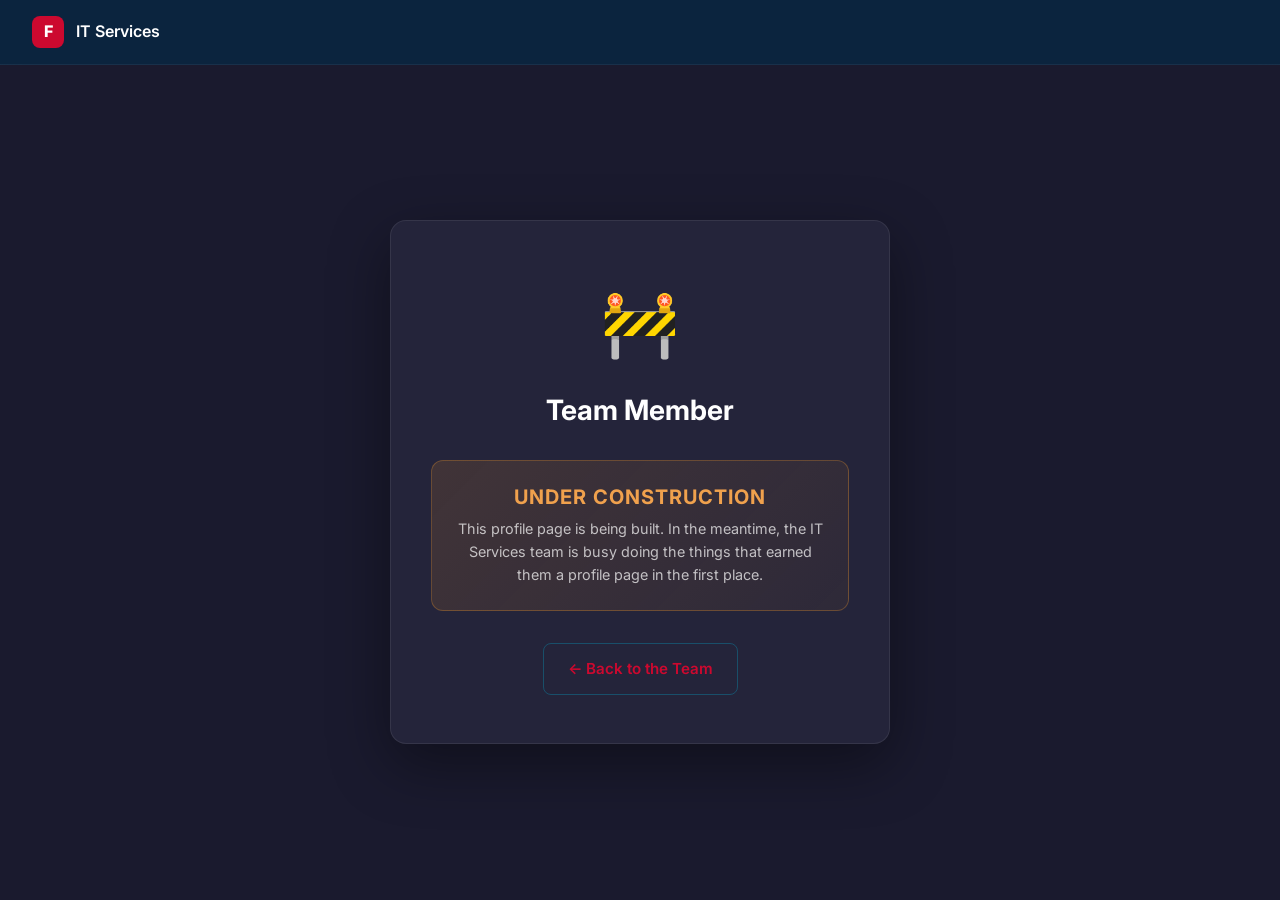
<file: profile.html>
<!DOCTYPE html>
<html lang="en">
<head>
  <meta charset="UTF-8">
  <meta name="viewport" content="width=device-width, initial-scale=1.0">
  <title>Profile — IT Services | Frontiers</title>
  <link rel="stylesheet" href="styles.css">
  <link rel="preconnect" href="https://fonts.googleapis.com">
  <link href="https://fonts.googleapis.com/css2?family=Inter:wght@300;400;500;600;700;800;900&family=JetBrains+Mono:wght@400;500&display=swap" rel="stylesheet">
  <style>
    body { background: var(--color-dark); min-height: 100vh; }
    .profile-page {
      min-height: 100vh; display: flex; align-items: center; justify-content: center;
      padding: 6rem 2rem 2rem;
    }
    .profile-card {
      background: var(--color-dark-surface);
      border: 1px solid rgba(255,255,255,0.08);
      border-radius: 16px; padding: 3rem 2.5rem; max-width: 500px; width: 100%;
      text-align: center; color: #fff;
      box-shadow: 0 20px 60px rgba(0,0,0,0.4);
      animation: fadeInUp 0.6s ease;
    }
    @keyframes fadeInUp {
      from { opacity: 0; transform: translateY(20px); }
      to { opacity: 1; transform: translateY(0); }
    }
    .profile-name { font-size: 1.75rem; margin-bottom: 0.5rem; color: #fff; }
    .profile-role { font-size: 1rem; color: var(--color-accent); margin-bottom: 2rem; font-weight: 500; }
    .construction-icon {
      font-size: 4rem; margin-bottom: 1rem;
      animation: bounce 2s ease-in-out infinite;
    }
    @keyframes bounce {
      0%, 100% { transform: translateY(0); }
      50% { transform: translateY(-10px); }
    }
    .construction-banner {
      background: linear-gradient(135deg, rgba(232,145,45,0.15), rgba(232,145,45,0.05));
      border: 1px solid rgba(232,145,45,0.3);
      border-radius: 12px; padding: 1.5rem; margin-bottom: 2rem;
    }
    .construction-banner h2 {
      font-size: 1.25rem; color: #f0a14d; margin-bottom: 0.5rem;
      letter-spacing: 0.05em; text-transform: uppercase;
    }
    .construction-banner p { color: rgba(255,255,255,0.7); font-size: 0.9rem; line-height: 1.6; margin: 0; }
    .back-link {
      display: inline-flex; align-items: center; gap: 0.5rem;
      color: var(--color-accent); font-weight: 600; font-size: 0.95rem;
      padding: 0.75rem 1.5rem; border: 1px solid rgba(0,180,216,0.3);
      border-radius: 8px; text-decoration: none;
      transition: all 0.2s ease;
    }
    .back-link:hover { background: rgba(0,180,216,0.1); transform: translateX(-3px); }
  </style>
</head>
<body>
  <nav class="navbar">
    <a href="index.html" class="nav-brand" style="text-decoration:none;">
      <span class="nav-logo">F</span>
      <span>IT Services</span>
    </a>
  </nav>

  <main class="profile-page">
    <div class="profile-card">
      <div class="construction-icon">🚧</div>
      <h1 class="profile-name" id="profileName">Team Member</h1>
      <p class="profile-role" id="profileRole"></p>

      <div class="construction-banner">
        <h2>Under Construction</h2>
        <p>This profile page is being built. In the meantime, the IT Services team is busy doing the things that earned them a profile page in the first place.</p>
      </div>

      <a href="index.html#team" class="back-link">← Back to the Team</a>
    </div>
  </main>

  <script>
    // Team data - matches org chart on main page
    const team = {
      'vitor-fonseca':      { name: 'Vitor Fonseca',      role: 'Head of IT Services' },
      'asfa-malik':         { name: 'Asfa Malik',         role: 'IT Services Team Lead — London' },
      'james-tu':           { name: 'James Tu',           role: 'Senior Desktop Support Technician — China' },
      'mohit-gupta':        { name: 'Mohit Gupta',        role: 'Desktop Support Technician — London' },
      'bob-ran':            { name: 'Bob Ran',            role: 'Desktop Support Technician — China' },
      'stergios-ioannidis': { name: 'Stergios Ioannidis', role: 'Desktop Support Technician — Lausanne' },
      'william-cardani':    { name: 'William Cardani',    role: 'Desktop Support Technician — Lausanne' },
      'charly-daniec':      { name: 'Charly Daniec',      role: 'Desktop Support Technician — Madrid' },
      'marlon-mora':        { name: 'Marlon Mora',        role: 'Desktop Support Technician — Madrid' }
    };

    const params = new URLSearchParams(window.location.search || window.location.hash.replace(/^#/, ''));
    const slug = params.get('name');
    const person = team[slug];
    if (person) {
      document.getElementById('profileName').textContent = person.name;
      document.getElementById('profileRole').textContent = person.role;
      document.title = person.name + ' — IT Services | Frontiers';
    }
  </script>
</body>
</html>
</file>
<file: styles.css>
/* ============================
   Frontiers IT Induction Website
   ============================ */

:root {
  /* Frontiers-inspired palette */
  --color-primary: #1a1a2e;
  --color-primary-light: #2d2d44;
  --color-accent: #cc092f;
  --color-accent-hover: #a30724;
  --color-surface: #ffffff;
  --color-surface-alt: #f5f5f7;
  --color-dark: #1a1a2e;
  --color-dark-surface: #24243a;
  --color-text: #1a1a2e;
  --color-text-light: #5a5a6e;
  --color-text-on-dark: #f0f0f5;
  --color-border: #e5e5ea;
  --color-success: #2e8b57;
  --color-warning: #e8912d;
  --color-danger: #cc092f;
  --color-net: #cc092f;
  --color-org: #1a1a2e;
  --font-body: 'Inter', -apple-system, BlinkMacSystemFont, 'Segoe UI', sans-serif;
  --font-mono: 'JetBrains Mono', 'Consolas', monospace;
  --radius: 12px;
  --radius-sm: 8px;
  --shadow: 0 1px 3px rgba(0,0,0,.08), 0 4px 12px rgba(0,0,0,.04);
  --shadow-lg: 0 4px 24px rgba(0,0,0,.12);
  --transition: 0.25s ease;
}

/* Reset */
*, *::before, *::after { box-sizing: border-box; margin: 0; padding: 0; }
html { scroll-behavior: smooth; scroll-padding-top: 80px; }
body {
  font-family: var(--font-body);
  color: var(--color-text);
  line-height: 1.7;
  background: var(--color-surface);
  -webkit-font-smoothing: antialiased;
}
img { max-width: 100%; height: auto; display: block; }
a { color: var(--color-accent); text-decoration: none; transition: color var(--transition); }
a:hover { color: var(--color-accent-hover); }
ul, ol { padding-left: 1.25em; }
li { margin-bottom: 0.35em; }

/* Typography */
h1, h2, h3, h4 { line-height: 1.2; font-weight: 700; color: inherit; }

/* Container */
.container { max-width: 1200px; margin: 0 auto; padding: 0 2rem; }

/* ============================
   Navbar
   ============================ */
.navbar {
  position: fixed; top: 0; left: 0; right: 0; z-index: 1000;
  display: flex; align-items: center; justify-content: space-between;
  padding: 1rem 2rem;
  background: rgba(10, 37, 64, 0.92);
  backdrop-filter: blur(12px);
  border-bottom: 1px solid rgba(255,255,255,0.06);
  transition: background var(--transition);
}
.nav-brand { display: flex; align-items: center; gap: 0.75rem; color: #fff; font-weight: 600; font-size: 1rem; }
.nav-logo {
  width: 32px; height: 32px;
  background: var(--color-accent);
  border-radius: 8px;
  display: flex; align-items: center; justify-content: center;
  font-weight: 800; font-size: 1rem; color: #fff;
}
.nav-links { display: flex; gap: 0.25rem; list-style: none; padding: 0; }
.nav-links a {
  padding: 0.5rem 0.85rem; border-radius: var(--radius-sm);
  color: rgba(255,255,255,0.7); font-size: 0.875rem; font-weight: 500;
  transition: all var(--transition);
}
.nav-links a:hover, .nav-links a.active { color: #fff; background: rgba(255,255,255,0.08); }
.nav-toggle { display: none; background: none; border: none; cursor: pointer; padding: 0.5rem; }
.nav-toggle span { display: block; width: 24px; height: 2px; background: #fff; margin: 5px 0; border-radius: 2px; transition: var(--transition); }

/* ============================
   Hero
   ============================ */
.hero {
  position: relative; min-height: 100vh;
  display: flex; align-items: center; justify-content: center;
  background: linear-gradient(135deg, var(--color-primary) 0%, var(--color-dark) 100%);
  overflow: hidden; text-align: center; color: #fff;
}
.hero-overlay {
  position: absolute; inset: 0;
  background:
    radial-gradient(ellipse at 20% 50%, rgba(0,180,216,0.15) 0%, transparent 60%),
    radial-gradient(ellipse at 80% 20%, rgba(0,180,216,0.08) 0%, transparent 50%);
}
.hero-content { position: relative; z-index: 1; padding: 2rem; }
.hero-eyebrow {
  font-size: 0.85rem; font-weight: 600; letter-spacing: 0.15em; text-transform: uppercase;
  color: var(--color-accent); margin-bottom: 1.5rem;
}
.hero h1 { font-size: clamp(3rem, 7vw, 5.5rem); font-weight: 900; margin-bottom: 0.25em; letter-spacing: -0.02em; }
.hero h2 { font-size: clamp(1.25rem, 3vw, 1.75rem); font-weight: 400; color: rgba(255,255,255,0.6); margin-bottom: 1.5rem; }
.hero-subtitle { font-size: 1.1rem; color: rgba(255,255,255,0.5); max-width: 500px; margin: 0 auto 2.5rem; }

.scroll-indicator {
  position: absolute; bottom: 2rem; left: 50%; transform: translateX(-50%);
  display: flex; flex-direction: column; align-items: center; gap: 0.5rem;
  color: rgba(255,255,255,0.3); font-size: 0.75rem; letter-spacing: 0.1em; text-transform: uppercase;
}
.scroll-line { width: 1px; height: 40px; background: linear-gradient(to bottom, rgba(255,255,255,0.3), transparent); animation: scrollPulse 2s ease-in-out infinite; }
@keyframes scrollPulse { 0%, 100% { opacity: 0.3; } 50% { opacity: 1; } }

/* ============================
   Button
   ============================ */
.btn {
  display: inline-block; padding: 0.85rem 2rem;
  font-size: 0.95rem; font-weight: 600; border-radius: var(--radius-sm);
  border: none; cursor: pointer; transition: all var(--transition);
  text-decoration: none;
}
.btn-primary {
  background: var(--color-accent); color: #fff;
  box-shadow: 0 2px 12px rgba(0,180,216,0.3);
}
.btn-primary:hover { background: var(--color-accent-hover); color: #fff; transform: translateY(-1px); box-shadow: 0 4px 20px rgba(0,180,216,0.4); }

/* ============================
   Sections
   ============================ */
.section { padding: 6rem 0; }
.section-dark { background: var(--color-dark); color: var(--color-text-on-dark); }
.section-dark h2, .section-dark h3, .section-dark h4 { color: #fff; }
.section-dark .lead { color: rgba(255,255,255,0.7); }
.section-dark p { color: rgba(255,255,255,0.65); }

.section-eyebrow {
  font-size: 0.8rem; font-weight: 600; letter-spacing: 0.12em; text-transform: uppercase;
  color: var(--color-accent); margin-bottom: 0.75rem;
}
.section-title { font-size: clamp(2rem, 4vw, 2.75rem); margin-bottom: 1rem; letter-spacing: -0.01em; }
.section-title-large { font-size: clamp(2.5rem, 5vw, 4rem); }
.section-intro { font-size: 1.1rem; color: var(--color-text-light); margin-bottom: 3rem; max-width: 600px; }
.section-dark .section-intro { color: rgba(255,255,255,0.5); }

.lead { font-size: 1.15rem; line-height: 1.8; margin-bottom: 1rem; }

/* ============================
   Split Layout
   ============================ */
.split-layout { display: grid; grid-template-columns: 1fr 1fr; gap: 4rem; align-items: start; }
.split-left { position: sticky; top: 100px; }

/* ============================
   About content
   ============================ */
.about-content { max-width: 800px; }

/* ============================
   Org Chart
   ============================ */
.org-chart {
  display: flex; flex-direction: column; align-items: center;
  padding: 2rem 0; position: relative;
}
.org-level { display: flex; justify-content: center; gap: 1.25rem; flex-wrap: wrap; position: relative; }
.org-level-3 { max-width: 100%; }

.org-node {
  display: flex; flex-direction: column; align-items: center;
  background: #fff; border-radius: var(--radius); padding: 1.25rem 1rem;
  box-shadow: var(--shadow); text-decoration: none; color: var(--color-text);
  width: 170px; cursor: pointer; position: relative;
  transition: transform 0.3s ease, box-shadow 0.3s ease, border-color 0.3s ease;
  border: 2px solid transparent;
}
.org-node:hover {
  transform: translateY(-6px) scale(1.03);
  box-shadow: 0 12px 32px rgba(0,180,216,0.25);
  border-color: var(--color-accent);
  color: var(--color-text);
}
.org-node:active { transform: translateY(-2px) scale(0.98); }
.org-node.clicked { animation: nodePulse 0.6s ease; }

@keyframes nodePulse {
  0% { transform: translateY(-6px) scale(1.03); }
  50% { transform: translateY(-10px) scale(1.08); box-shadow: 0 16px 40px rgba(0,180,216,0.4); }
  100% { transform: translateY(-6px) scale(1.03); }
}

.org-node-head { width: 220px; border-color: var(--color-accent); background: linear-gradient(135deg, #fff 0%, #f0fbff 100%); }
.org-node-head .org-avatar { width: 100px; height: 100px; }
.org-node-head h3 { font-size: 1.05rem; }

.org-node-lead { width: 200px; border-color: var(--color-primary); }
.org-node-lead .org-avatar { width: 90px; height: 90px; }

.org-avatar {
  width: 70px; height: 70px;
  border-radius: 50%; overflow: hidden;
  background: var(--color-surface-alt); margin-bottom: 0.75rem;
  border: 3px solid var(--color-accent);
}
.org-avatar img { width: 100%; height: 100%; object-fit: cover; }
.org-info { text-align: center; }
.org-info h3 { font-size: 0.9rem; margin-bottom: 0.25rem; }
.org-info p { font-size: 0.75rem; color: var(--color-text-light); margin-bottom: 0.35rem; line-height: 1.3; }
.org-location {
  display: inline-block; font-size: 0.65rem; font-weight: 700; letter-spacing: 0.05em;
  text-transform: uppercase; color: var(--color-accent);
  background: rgba(0,180,216,0.08); padding: 0.15rem 0.5rem; border-radius: 4px;
}

/* Connector lines */
.org-connector {
  width: 2px; background: var(--color-accent);
  margin: 0.25rem 0;
}
.org-connector-single { height: 40px; }
.org-connector-branch {
  height: 40px; width: 80%; max-width: 1100px;
  background: none; position: relative;
}
.org-connector-branch::before {
  content: ''; position: absolute; top: 0; left: 50%;
  width: 2px; height: 20px; background: var(--color-accent); transform: translateX(-50%);
}
.org-connector-branch::after {
  content: ''; position: absolute; top: 20px; left: 0; right: 0;
  height: 2px; background: var(--color-accent);
}
/* Vertical drops to each child */
.org-level-3 { position: relative; padding-top: 20px; }
.org-level-3::before {
  content: ''; position: absolute; top: -20px; left: 0; right: 0; height: 20px;
  background:
    linear-gradient(to right, transparent calc(50% - 1px), var(--color-accent) calc(50% - 1px), var(--color-accent) calc(50% + 1px), transparent calc(50% + 1px));
}
.org-level-3 .org-node::before {
  content: ''; position: absolute; top: -20px; left: 50%;
  width: 2px; height: 20px; background: var(--color-accent); transform: translateX(-50%);
}

/* Click ripple */
.org-node .ripple {
  position: absolute; border-radius: 50%; transform: scale(0);
  background: rgba(0,180,216,0.4); pointer-events: none;
  animation: ripple 0.6s ease-out;
}
@keyframes ripple {
  to { transform: scale(4); opacity: 0; }
}

@media (max-width: 968px) {
  .org-level-3 { display: grid; grid-template-columns: repeat(2, 1fr); gap: 1rem; }
  .org-level-3::before { display: none; }
  .org-level-3 .org-node::before { display: none; }
  .org-connector-branch { display: none; }
  .org-node { width: 100%; }
}

/* ============================
   Team Grid (legacy, kept for compat)
   ============================ */
.team-grid { display: grid; grid-template-columns: repeat(auto-fill, minmax(200px, 1fr)); gap: 1.5rem; margin-bottom: 2rem; }
.team-card {
  background: #fff; border-radius: var(--radius); padding: 1.5rem;
  text-align: center; box-shadow: var(--shadow);
  transition: transform var(--transition), box-shadow var(--transition);
}
.team-card:hover { transform: translateY(-4px); box-shadow: var(--shadow-lg); }
.team-card-featured { border: 2px solid var(--color-accent); }
.team-avatar {
  width: 80px; height: 80px; margin: 0 auto 1rem;
  border-radius: 50%; overflow: hidden;
  background: var(--color-surface-alt);
}
.team-avatar img { width: 100%; height: 100%; object-fit: cover; }
.team-card h3 { font-size: 0.95rem; margin-bottom: 0.25rem; }
.team-role { font-size: 0.8rem; color: var(--color-text-light); margin-bottom: 0.25rem; }
.team-location { font-size: 0.75rem; color: var(--color-accent); font-weight: 600; text-transform: uppercase; letter-spacing: 0.05em; }

/* ============================
   Services Grid
   ============================ */
.services-grid { display: grid; grid-template-columns: repeat(auto-fill, minmax(220px, 1fr)); gap: 1.25rem; margin-bottom: 2rem; }
.service-card {
  background: var(--color-dark-surface); border: 1px solid rgba(255,255,255,0.06);
  border-radius: var(--radius); padding: 1.75rem;
  transition: all var(--transition);
}
.service-card:hover { border-color: var(--color-accent); transform: translateY(-2px); }
.service-icon { font-size: 1.75rem; margin-bottom: 0.75rem; }
.service-card h3 { font-size: 1rem; margin-bottom: 0.5rem; }
.service-card p { font-size: 0.875rem; color: rgba(255,255,255,0.5); }

/* ============================
   Agenda
   ============================ */
.agenda-list { display: flex; flex-direction: column; gap: 0.5rem; margin-bottom: 2rem; max-width: 700px; }
.agenda-item {
  display: flex; align-items: center; gap: 1.25rem;
  padding: 1rem 1.5rem; border-radius: var(--radius-sm);
  background: #fff; box-shadow: var(--shadow);
  transition: all var(--transition);
}
.agenda-item:hover { transform: translateX(4px); box-shadow: var(--shadow-lg); }
.agenda-num {
  flex-shrink: 0;
  width: 36px; height: 36px;
  display: flex; align-items: center; justify-content: center;
  background: var(--color-primary); color: #fff;
  border-radius: 8px; font-size: 0.8rem; font-weight: 700;
  font-family: var(--font-mono);
}

/* ============================
   Credential Box
   ============================ */
.credential-box {
  background: rgba(0,180,216,0.08); border: 1px solid rgba(0,180,216,0.2);
  border-radius: var(--radius); padding: 1.5rem; margin: 1.5rem 0;
}
.credential-row { display: flex; align-items: center; gap: 0.75rem; margin-bottom: 0.5rem; flex-wrap: wrap; }
.credential-row:last-child { margin-bottom: 0; }
.credential-label { font-weight: 600; font-size: 0.9rem; min-width: 90px; }
.credential-value {
  font-family: var(--font-mono); font-size: 0.9rem;
  background: rgba(0,0,0,0.06); padding: 0.25rem 0.75rem; border-radius: 6px;
}
.section-dark .credential-value { background: rgba(255,255,255,0.1); color: var(--color-accent); }

/* ============================
   Comparison Grid
   ============================ */
.comparison-grid { display: grid; grid-template-columns: 1fr 1fr; gap: 1.5rem; margin-bottom: 2rem; }
.comparison-card {
  background: #fff; border-radius: var(--radius); padding: 2rem;
  box-shadow: var(--shadow); border-top: 4px solid transparent;
}
.comparison-net { border-top-color: var(--color-net); }
.comparison-org { border-top-color: var(--color-org); }
.comparison-header { margin-bottom: 1.25rem; }
.comparison-header h3 { font-size: 0.95rem; word-break: break-all; margin-bottom: 0.5rem; }
.comparison-badge {
  display: inline-block; padding: 0.2rem 0.6rem; border-radius: 4px;
  font-size: 0.75rem; font-weight: 600; text-transform: uppercase; letter-spacing: 0.05em;
}
.comparison-net .comparison-badge { background: rgba(0,180,216,0.1); color: var(--color-net); }
.comparison-org .comparison-badge { background: rgba(237,137,54,0.1); color: var(--color-org); }
.comparison-card ul { list-style: none; padding: 0; }
.comparison-card li { padding: 0.5rem 0; border-bottom: 1px solid var(--color-border); font-size: 0.9rem; }
.comparison-card li:last-child { border-bottom: none; }

.key-reminder {
  background: rgba(0,180,216,0.06); border-left: 4px solid var(--color-accent);
  padding: 1rem 1.5rem; border-radius: 0 var(--radius-sm) var(--radius-sm) 0;
  margin-bottom: 2rem; font-size: 0.95rem;
}

/* ============================
   Info / Warning / Tech Tip Boxes
   ============================ */
.info-box {
  background: rgba(0,180,216,0.06); border: 1px solid rgba(0,180,216,0.15);
  border-radius: var(--radius-sm); padding: 1.25rem 1.5rem; margin: 1.25rem 0;
}
.info-box h4 { color: var(--color-accent); font-size: 0.9rem; margin-bottom: 0.5rem; }
.section-dark .info-box { background: rgba(0,180,216,0.08); border-color: rgba(0,180,216,0.2); }

.warning-box {
  background: rgba(232,145,45,0.08); border: 1px solid rgba(232,145,45,0.2);
  border-radius: var(--radius-sm); padding: 1rem 1.25rem; margin: 1.25rem 0;
  font-size: 0.9rem;
}
.section-dark .warning-box { background: rgba(232,145,45,0.1); border-color: rgba(232,145,45,0.25); }
.section-dark .warning-box { color: rgba(255,255,255,0.8); }

.tech-tip {
  background: rgba(56,161,105,0.06); border: 1px solid rgba(56,161,105,0.15);
  border-radius: var(--radius-sm); padding: 1.25rem 1.5rem; margin: 1.25rem 0;
}
.tech-tip h4 { color: var(--color-success); font-size: 0.9rem; margin-bottom: 0.5rem; }
.section-dark .tech-tip { background: rgba(56,161,105,0.08); border-color: rgba(56,161,105,0.2); }

/* ============================
   Note Card (Presenter Notes)
   ============================ */
.note-card {
  display: flex; gap: 1rem; margin-top: 2rem;
  background: rgba(0,180,216,0.04); border: 1px solid rgba(0,180,216,0.1);
  border-radius: var(--radius); padding: 1.5rem;
  font-size: 0.9rem; line-height: 1.7;
}
.note-icon { font-size: 1.25rem; flex-shrink: 0; }
.note-content strong { display: block; margin-bottom: 0.5rem; font-size: 0.8rem; text-transform: uppercase; letter-spacing: 0.08em; color: var(--color-accent); }
.note-content p { margin-bottom: 0.75rem; }
.note-content p:last-child { margin-bottom: 0; }
.section-dark .note-card { background: rgba(0,180,216,0.06); border-color: rgba(0,180,216,0.12); }
.section-dark .note-content p { color: rgba(255,255,255,0.6); }

/* ============================
   App List
   ============================ */
.app-list { display: flex; flex-direction: column; gap: 0.75rem; margin-bottom: 1.5rem; }
.app-item {
  display: flex; align-items: center; gap: 1rem;
  padding: 1rem 1.25rem;
  background: var(--color-dark-surface); border: 1px solid rgba(255,255,255,0.06);
  border-radius: var(--radius-sm); font-size: 0.9rem;
}
.app-icon { font-size: 1.25rem; }

/* ============================
   Tool Badge
   ============================ */
.tool-badge {
  display: inline-block; padding: 0.35rem 1rem;
  background: var(--color-accent); color: #fff;
  border-radius: 20px; font-size: 0.85rem; font-weight: 600;
  margin-bottom: 1.25rem;
}

.login-format {
  margin: 1.5rem 0;
}
.login-format code {
  font-family: var(--font-mono); font-size: 1.1rem;
  background: rgba(0,180,216,0.1); color: var(--color-accent);
  padding: 0.5rem 1rem; border-radius: var(--radius-sm);
  display: inline-block;
}
.section-dark .login-format code { background: rgba(0,180,216,0.15); }

/* ============================
   Folder Tags
   ============================ */
.synced-folders { display: flex; gap: 0.75rem; flex-wrap: wrap; margin-top: 1.5rem; }
.folder-tag {
  padding: 0.5rem 1rem; background: rgba(0,180,216,0.08);
  border: 1px solid rgba(0,180,216,0.15); border-radius: var(--radius-sm);
  font-size: 0.9rem; font-weight: 500;
}

/* ============================
   Columns
   ============================ */
.columns-2 { display: grid; grid-template-columns: 1fr 1fr; gap: 3rem; }
.columns-2 h3 { margin-bottom: 0.75rem; }

/* ============================
   Check List
   ============================ */
.check-list { list-style: none; padding: 0; }
.check-list li { position: relative; padding-left: 1.5em; margin-bottom: 0.5rem; }
.check-list li::before { content: '✓'; position: absolute; left: 0; color: var(--color-success); font-weight: 700; }
.section-dark .check-list li::before { color: var(--color-accent); }

/* ============================
   Ticket Methods
   ============================ */
.ticket-methods { display: grid; grid-template-columns: repeat(3, 1fr); gap: 1.25rem; margin-bottom: 2rem; }
.ticket-method {
  background: #fff; border-radius: var(--radius); padding: 2rem;
  box-shadow: var(--shadow); border-top: 4px solid var(--color-border);
  transition: all var(--transition);
}
.ticket-method:hover { transform: translateY(-2px); box-shadow: var(--shadow-lg); }
.ticket-primary { border-top-color: var(--color-accent); }
.ticket-secondary { border-top-color: var(--color-warning); }
.ticket-alt { border-top-color: var(--color-text-light); }
.ticket-badge {
  display: inline-block; padding: 0.15rem 0.6rem; border-radius: 4px;
  font-size: 0.7rem; font-weight: 700; text-transform: uppercase; letter-spacing: 0.05em;
  margin-bottom: 0.75rem;
}
.ticket-primary .ticket-badge { background: rgba(0,180,216,0.1); color: var(--color-accent); }
.ticket-secondary .ticket-badge { background: rgba(232,145,45,0.1); color: var(--color-warning); }
.ticket-alt .ticket-badge { background: rgba(113,128,150,0.1); color: var(--color-text-light); }
.ticket-method h3 { font-size: 1.1rem; margin-bottom: 0.5rem; }
.ticket-method p { font-size: 0.9rem; color: var(--color-text-light); }

/* ============================
   Quiz
   ============================ */
.quiz-container { max-width: 600px; margin: 0 auto; }
.quiz-question { display: none; }
.quiz-question.active { display: block; }
.quiz-question h3 { font-size: 0.9rem; color: var(--color-accent); margin-bottom: 1rem; }
.quiz-question > p { font-size: 1.25rem; margin-bottom: 1.5rem; }
.quiz-options { display: flex; flex-direction: column; gap: 0.75rem; }
.quiz-option {
  display: block; width: 100%; text-align: left;
  padding: 1rem 1.25rem; border-radius: var(--radius-sm);
  background: var(--color-dark-surface); border: 1px solid rgba(255,255,255,0.1);
  color: #fff; font-size: 1rem; cursor: pointer;
  transition: all var(--transition); font-family: var(--font-body);
}
.quiz-option:hover { border-color: var(--color-accent); background: rgba(0,180,216,0.08); }
.quiz-option.correct { background: rgba(56,161,105,0.2); border-color: var(--color-success); }
.quiz-option.wrong { background: rgba(229,62,62,0.2); border-color: var(--color-danger); }
.quiz-option:disabled { cursor: default; opacity: 0.7; }
.quiz-option:disabled:hover { transform: none; }
.quiz-feedback { margin-top: 1rem; font-size: 0.9rem; min-height: 1.5em; }
.quiz-results { text-align: center; }
.quiz-score { font-size: 2rem; font-weight: 800; color: var(--color-accent); margin: 1rem 0; }
.quiz-message { font-size: 1.1rem; margin-bottom: 1.5rem; color: rgba(255,255,255,0.7); }

/* ============================
   Contact / Links
   ============================ */
.contact-list { display: flex; flex-direction: column; gap: 0.75rem; margin-bottom: 1.5rem; }
.contact-item { display: flex; gap: 0.5rem; align-items: baseline; font-size: 0.9rem; flex-wrap: wrap; }
.contact-label { font-weight: 600; min-width: 160px; }

.links-list { display: flex; flex-direction: column; gap: 0.5rem; margin-bottom: 1.5rem; }
.resource-link {
  display: block; padding: 0.6rem 1rem; border-radius: var(--radius-sm);
  background: rgba(0,180,216,0.06); font-size: 0.9rem; font-weight: 500;
  transition: all var(--transition);
}
.resource-link:hover { background: rgba(0,180,216,0.12); }

.link-external {
  display: inline-flex; align-items: center; gap: 0.35rem;
  font-weight: 600; font-size: 0.9rem;
}
.link-external::after { content: '↗'; font-size: 0.8em; }

.mt-2 { margin-top: 2rem; }

/* ============================
   Q&A Section
   ============================ */
.section-qa { min-height: 60vh; display: flex; align-items: center; }
.text-center { text-align: center; }
.section-qa .lead { max-width: 600px; margin: 1rem auto; }
.section-qa .hero-subtitle { font-size: 1.5rem; color: var(--color-accent); font-weight: 600; margin-top: 1.5rem; }

/* ============================
   Footer
   ============================ */
.footer {
  background: var(--color-dark); color: rgba(255,255,255,0.4);
  padding: 3rem 0; border-top: 1px solid rgba(255,255,255,0.06);
}
.footer-content { display: flex; align-items: center; justify-content: space-between; flex-wrap: wrap; gap: 1rem; }
.footer-brand { display: flex; align-items: center; gap: 0.75rem; color: rgba(255,255,255,0.6); font-weight: 500; }
.footer-note { font-size: 0.8rem; max-width: 500px; text-align: right; }

/* ============================
   Keyboard tag
   ============================ */
kbd {
  display: inline-block; padding: 0.15rem 0.5rem;
  background: rgba(0,0,0,0.06); border: 1px solid var(--color-border);
  border-radius: 4px; font-family: var(--font-mono); font-size: 0.85em;
}
.section-dark kbd { background: rgba(255,255,255,0.08); border-color: rgba(255,255,255,0.15); }

/* ============================
   Responsive
   ============================ */
@media (max-width: 968px) {
  .split-layout { grid-template-columns: 1fr; gap: 2rem; }
  .split-left { position: static; }
  .comparison-grid { grid-template-columns: 1fr; }
  .columns-2 { grid-template-columns: 1fr; gap: 2rem; }
  .ticket-methods { grid-template-columns: 1fr; }
}

@media (max-width: 768px) {
  .section { padding: 4rem 0; }
  .container { padding: 0 1.25rem; }
  .nav-links {
    display: none; flex-direction: column;
    position: absolute; top: 100%; left: 0; right: 0;
    background: rgba(10,37,64,0.98); padding: 1rem; gap: 0;
  }
  .nav-links.active { display: flex; }
  .nav-toggle { display: block; }
  .team-grid { grid-template-columns: repeat(auto-fill, minmax(150px, 1fr)); }
  .services-grid { grid-template-columns: 1fr 1fr; }
}

@media (max-width: 480px) {
  .services-grid { grid-template-columns: 1fr; }
  .hero h1 { font-size: 2.5rem; }
}
</file>
